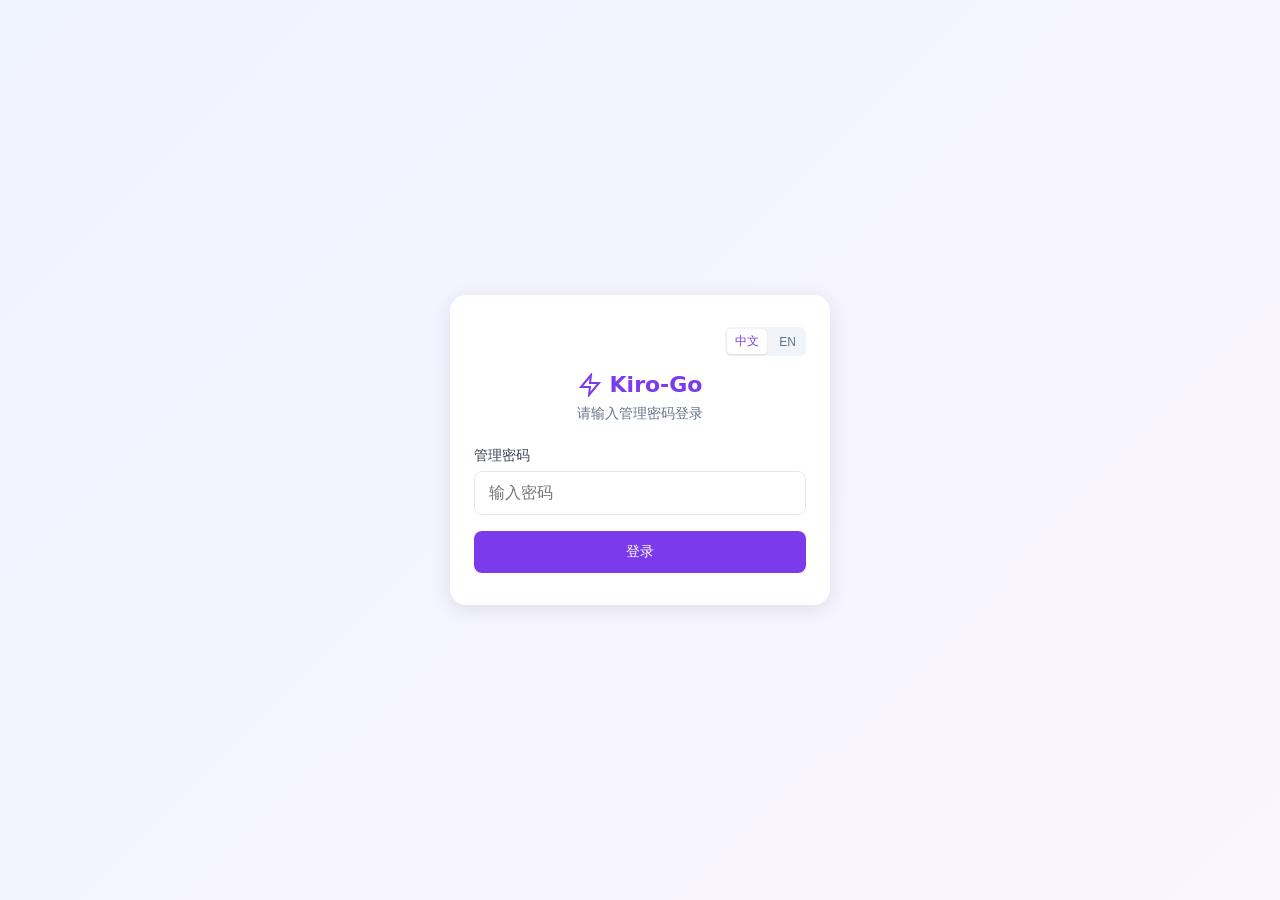
<file: web/index-legacy.html>
<!DOCTYPE html>
<html lang="zh">

<head>
    <meta charset="UTF-8">
    <meta name="viewport" content="width=device-width, initial-scale=1.0, maximum-scale=1.0, user-scalable=no">
    <title>Kiro-Go</title>
    <link rel="icon" type="image/png" href="/admin/icon.png?v=20260724">
    <style>
        * {
            box-sizing: border-box;
            margin: 0;
            padding: 0;
        }

        body {
            font-family: system-ui, -apple-system, sans-serif;
            background: #f8fafc;
            color: #1e293b;
            min-height: 100vh;
            -webkit-tap-highlight-color: transparent;
        }

        .container {
            max-width: 1100px;
            margin: 0 auto;
            padding: 16px;
        }

        .login-wrapper {
            min-height: 100vh;
            display: flex;
            align-items: center;
            justify-content: center;
            background: linear-gradient(135deg, #f0f4ff 0%, #faf5ff 100%);
            padding: 16px;
        }

        .login-box {
            background: #fff;
            padding: 32px 24px;
            border-radius: 16px;
            box-shadow: 0 4px 20px rgba(0, 0, 0, 0.1);
            width: 100%;
            max-width: 380px;
        }

        .login-box h1 {
            text-align: center;
            color: #7c3aed;
            margin-bottom: 8px;
            font-size: 22px;
            justify-content: center;
        }

        .login-box p {
            text-align: center;
            color: #64748b;
            margin-bottom: 24px;
            font-size: 14px;
        }

        .form-group {
            margin-bottom: 16px;
        }

        label {
            display: block;
            margin-bottom: 6px;
            color: #374151;
            font-size: 14px;
            font-weight: 500;
        }

        input[type="text"],
        input[type="password"],
        input[type="number"],
        select,
        textarea {
            width: 100%;
            padding: 12px 14px;
            border: 1px solid #e2e8f0;
            border-radius: 8px;
            font-size: 16px;
            background: #fff;
            color: #1e293b;
            -webkit-appearance: none;
        }

        input:focus,
        textarea:focus {
            outline: none;
            border-color: #7c3aed;
            box-shadow: 0 0 0 3px rgba(124, 58, 237, 0.1);
        }

        textarea {
            resize: vertical;
            min-height: 100px;
            font-family: monospace;
            font-size: 14px;
        }

        .btn {
            padding: 12px 18px;
            border: none;
            border-radius: 8px;
            cursor: pointer;
            font-size: 14px;
            font-weight: 500;
            transition: all 0.2s;
            touch-action: manipulation;
        }

        .btn-primary {
            background: #7c3aed;
            color: white;
        }

        .btn-primary:hover,
        .btn-primary:active {
            background: #6d28d9;
        }

        .btn-danger {
            background: #ef4444;
            color: white;
        }

        .btn-secondary {
            background: #f1f5f9;
            color: #374151;
        }

        .btn-success {
            background: #10B981;
            color: white;
        }

        .btn-sm {
            padding: 8px 12px;
            font-size: 13px;
        }

        .card {
            background: #fff;
            border-radius: 12px;
            padding: 16px;
            margin-bottom: 16px;
            box-shadow: 0 1px 3px rgba(0, 0, 0, 0.1);
        }

        .card-header {
            display: flex;
            justify-content: space-between;
            align-items: center;
            margin-bottom: 16px;
            padding-bottom: 12px;
            border-bottom: 1px solid #e2e8f0;
            flex-wrap: wrap;
            gap: 12px;
        }

        .card-title {
            font-size: 16px;
            font-weight: 600;
        }

        .card-actions {
            display: flex;
            gap: 8px;
            flex-wrap: wrap;
        }

        .stats-grid {
            display: grid;
            grid-template-columns: repeat(3, 1fr);
            gap: 10px;
            margin-bottom: 20px;
        }

        .stat-card {
            background: #fff;
            border-radius: 10px;
            padding: 12px 8px;
            text-align: center;
            box-shadow: 0 1px 3px rgba(0, 0, 0, 0.1);
        }

        .stat-value {
            font-size: 20px;
            font-weight: 700;
            color: #7c3aed;
        }

        .stat-label {
            font-size: 11px;
            color: #64748b;
            margin-top: 2px;
        }

        .badge {
            display: inline-block;
            padding: 3px 8px;
            border-radius: 4px;
            font-size: 11px;
            font-weight: 500;
            white-space: nowrap;
        }

        .badge-success {
            background: #dcfce7;
            color: #16a34a;
        }

        .badge-warning {
            background: #fef3c7;
            color: #d97706;
        }

        .badge-error {
            background: #fee2e2;
            color: #dc2626;
        }

        .badge-info {
            background: #ede9fe;
            color: #7c3aed;
        }

        .badge-pro {
            background: #3b82f6;
            color: white;
        }

        .badge-proplus {
            background: #8b5cf6;
            color: white;
        }

        .badge-power {
            background: #f59e0b;
            color: white;
        }

        .badge-free {
            background: #6b7280;
            color: white;
        }

        .badge-trial {
            background: #10b981;
            color: white;
        }

        .badge-banned {
            background: #dc2626;
            color: white;
        }

        .badge-suspended {
            background: #f59e0b;
            color: white;
        }

        .modal {
            display: none;
            position: fixed;
            top: 0;
            left: 0;
            width: 100%;
            height: 100%;
            background: rgba(0, 0, 0, 0.5);
            z-index: 1000;
            padding: 16px;
            overflow-y: auto;
        }

        .modal.active {
            display: flex;
            align-items: flex-start;
            justify-content: center;
            padding-top: 5vh;
        }

        .modal-content {
            background: #fff;
            border-radius: 12px;
            padding: 20px;
            width: 100%;
            max-width: 600px;
            margin-bottom: 20px;
        }

        .modal-header {
            display: flex;
            justify-content: space-between;
            align-items: center;
            margin-bottom: 20px;
        }

        .modal-title {
            font-size: 18px;
            font-weight: 600;
        }

        .modal-close {
            background: none;
            border: none;
            font-size: 28px;
            cursor: pointer;
            color: #64748b;
            padding: 0 8px;
        }

        .modal-footer {
            margin-top: 20px;
            display: flex;
            gap: 10px;
            justify-content: flex-end;
        }

        .switch {
            position: relative;
            display: inline-block;
            width: 44px;
            height: 24px;
            flex-shrink: 0;
        }

        .switch input {
            opacity: 0;
            width: 0;
            height: 0;
            position: absolute;
        }

        .slider {
            position: absolute;
            cursor: pointer;
            top: 0;
            left: 0;
            right: 0;
            bottom: 0;
            background: #cbd5e1;
            border-radius: 24px;
            transition: 0.3s;
        }

        .slider:before {
            position: absolute;
            content: "";
            height: 18px;
            width: 18px;
            left: 3px;
            bottom: 3px;
            background: white;
            border-radius: 50%;
            transition: 0.3s;
        }

        input:checked+.slider {
            background: #7c3aed;
        }

        input:checked+.slider:before {
            transform: translateX(20px);
        }

        .tabs {
            display: flex;
            gap: 4px;
            margin-bottom: 16px;
            background: #f1f5f9;
            padding: 4px;
            border-radius: 10px;
            overflow-x: auto;
            -webkit-overflow-scrolling: touch;
        }

        .tab {
            padding: 10px 16px;
            border-radius: 8px;
            cursor: pointer;
            color: #64748b;
            font-weight: 500;
            font-size: 14px;
            white-space: nowrap;
            flex-shrink: 0;
        }

        .tab:hover {
            color: #374151;
        }

        .tab.active {
            background: #fff;
            color: #7c3aed;
            box-shadow: 0 1px 3px rgba(0, 0, 0, 0.1);
        }

        .hidden {
            display: none !important;
        }

        .message {
            padding: 12px 16px;
            border-radius: 8px;
            margin-bottom: 12px;
            font-size: 14px;
        }

        .message-error {
            background: #fee2e2;
            color: #dc2626;
        }

        .endpoint {
            background: #f8fafc;
            padding: 12px;
            border-radius: 8px;
            font-family: monospace;
            font-size: 12px;
            margin-bottom: 10px;
            display: flex;
            justify-content: space-between;
            align-items: center;
            gap: 10px;
            word-break: break-all;
        }

        .endpoint span {
            flex: 1;
        }

        .header {
            display: flex;
            align-items: center;
            justify-content: space-between;
            margin-bottom: 16px;
            gap: 12px;
        }

        .header h1 {
            font-size: 18px;
            color: #7c3aed;
        }

        .account-card {
            background: #fff;
            border-radius: 12px;
            padding: 14px;
            margin-bottom: 12px;
            box-shadow: 0 1px 3px rgba(0, 0, 0, 0.1);
            border-left: 4px solid #7c3aed;
        }

        .account-header {
            display: flex;
            justify-content: space-between;
            align-items: flex-start;
            margin-bottom: 10px;
            gap: 10px;
        }

        .account-info {
            flex: 1;
            min-width: 0;
        }

        .account-email {
            font-weight: 600;
            font-size: 14px;
            color: #1e293b;
            word-break: break-all;
        }

        .account-meta {
            display: flex;
            gap: 6px;
            flex-wrap: wrap;
            margin-top: 6px;
        }

        .account-usage {
            margin: 10px 0;
        }

        .usage-bar {
            height: 6px;
            background: #e2e8f0;
            border-radius: 3px;
            overflow: hidden;
        }

        .usage-fill {
            height: 100%;
            background: #7c3aed;
            border-radius: 3px;
            transition: width 0.3s;
        }

        .usage-fill.high {
            background: #f59e0b;
        }

        .usage-fill.critical {
            background: #ef4444;
        }

        .usage-text {
            display: flex;
            justify-content: space-between;
            font-size: 11px;
            color: #64748b;
            margin-top: 4px;
        }

        .usage-label {
            font-size: 12px;
            color: #64748b;
            margin-bottom: 4px;
            font-weight: 500;
        }

        .account-usage+.account-usage {
            margin-top: 8px;
        }

        .badge-trial {
            background: #10b981;
            color: white;
        }

        .account-stats {
            display: grid;
            grid-template-columns: repeat(5, 1fr);
            gap: 6px;
            margin-top: 10px;
            padding-top: 10px;
            border-top: 1px solid #e2e8f0;
        }

        .account-stat {
            text-align: center;
        }

        .account-stat-value {
            font-weight: 600;
            font-size: 13px;
        }

        .account-stat-label {
            font-size: 10px;
            color: #64748b;
        }

        .account-actions {
            display: flex;
            gap: 6px;
            flex-shrink: 0;
            flex-wrap: wrap;
        }

        .detail-section {
            margin-bottom: 20px;
        }

        .detail-section h4 {
            font-size: 13px;
            color: #64748b;
            margin-bottom: 10px;
            text-transform: uppercase;
            letter-spacing: 0.5px;
        }

        .detail-grid {
            display: grid;
            grid-template-columns: 1fr;
            gap: 10px;
        }

        .detail-item {
            background: #f8fafc;
            padding: 10px 12px;
            border-radius: 8px;
        }

        .detail-label {
            font-size: 11px;
            color: #64748b;
            margin-bottom: 2px;
        }

        .detail-value {
            font-size: 13px;
            font-weight: 500;
            word-break: break-all;
        }

        .model-list {
            display: grid;
            gap: 8px;
            max-height: 250px;
            overflow-y: auto;
        }

        .model-item {
            background: #f8fafc;
            padding: 14px 16px;
            border-radius: 8px;
            margin-bottom: 10px;
            transition: background 0.2s ease;
        }

        .model-item:last-child {
            margin-bottom: 0;
        }

        .model-item:hover {
            background: #f1f5f9;
        }

        .model-name {
            font-weight: 600;
            font-size: 14px;
            color: #0f172a;
            line-height: 1.4;
        }

        .model-credit {
            font-size: 13px;
            margin-top: 4px;
        }

        .credit-ratio {
            color: #7c3aed;
            font-weight: 600;
        }

        .model-info {
            font-size: 12px;
            color: #64748b;
            margin-top: 6px;
            line-height: 1.5;
        }

        .btn-icon {
            display: inline-flex;
            align-items: center;
            justify-content: center;
            width: 36px;
            height: 36px;
            padding: 0;
        }

        .btn-icon svg {
            width: 18px;
            height: 18px;
        }

        .loading {
            opacity: 0.6;
            pointer-events: none;
        }

        .logo {
            display: flex;
            align-items: center;
            gap: 8px;
        }

        .logo svg {
            width: 24px;
            height: 24px;
            color: #7c3aed;
        }

        .machine-id-row {
            display: flex;
            gap: 8px;
            align-items: stretch;
            flex-wrap: wrap;
        }

        .machine-id-row input {
            flex: 1;
            min-width: 200px;
            font-family: monospace;
            font-size: 11px;
        }

        .machine-id-row .btn {
            flex-shrink: 0;
        }

        .lang-switch {
            display: flex;
            gap: 4px;
            background: #f1f5f9;
            padding: 2px;
            border-radius: 6px;
        }

        .lang-btn {
            padding: 4px 8px;
            border: none;
            background: transparent;
            cursor: pointer;
            font-size: 12px;
            border-radius: 4px;
            color: #64748b;
        }

        .lang-btn.active {
            background: #fff;
            color: #7c3aed;
            box-shadow: 0 1px 2px rgba(0, 0, 0, 0.1);
        }

        .header-right {
            display: flex;
            align-items: center;
            gap: 10px;
        }

        @media (max-width: 640px) {
            .container {
                padding: 12px;
            }

            .stats-grid {
                grid-template-columns: repeat(3, 1fr);
                gap: 8px;
            }

            .stat-card {
                padding: 10px 6px;
            }

            .stat-value {
                font-size: 18px;
            }

            .stat-label {
                font-size: 10px;
            }

            .card {
                padding: 14px;
            }

            .card-header {
                flex-direction: column;
                align-items: flex-start;
            }

            .card-actions {
                width: 100%;
            }

            .card-actions .btn {
                flex: 1;
                text-align: center;
            }

            .account-header {
                flex-direction: column;
            }

            .account-actions {
                width: 100%;
                justify-content: flex-start;
            }

            .account-actions .btn {
                padding: 8px 10px;
                font-size: 12px;
            }

            .account-stats {
                grid-template-columns: repeat(2, 1fr);
            }

            .detail-grid {
                grid-template-columns: 1fr;
            }

            .tabs {
                gap: 2px;
            }

            .tab {
                padding: 10px 12px;
                font-size: 13px;
            }

            .modal-content {
                padding: 16px;
            }

            .endpoint {
                flex-direction: column;
                align-items: stretch;
            }

            .endpoint .btn {
                width: 100%;
            }

            .machine-id-row {
                flex-direction: column;
            }

            .machine-id-row input {
                min-width: 100%;
            }

            .machine-id-row .btn {
                width: 100%;
            }
        }

        @media (min-width: 641px) {
            .detail-grid {
                grid-template-columns: repeat(2, 1fr);
            }
        }

        /* 隐私模式开关样式 */
        .privacy-toggle {
            white-space: nowrap;
        }

        @media (max-width: 640px) {
            .privacy-toggle {
                order: -1;
                width: 100%;
                justify-content: space-between;
                padding: 8px 0;
                border-bottom: 1px solid #e2e8f0;
                margin-bottom: 8px;
            }

            .privacy-toggle span {
                font-size: 14px;
            }
        }
    </style>
</head>

<body>
    <div id="loginPage" class="login-wrapper">
        <div class="login-box">
            <div style="display:flex;justify-content:flex-end;margin-bottom:16px">
                <div class="lang-switch">
                    <button class="lang-btn" data-lang="zh" onclick="setLang('zh')">中文</button>
                    <button class="lang-btn" data-lang="en" onclick="setLang('en')">EN</button>
                </div>
            </div>
            <h1 class="logo"><svg viewBox="0 0 24 24" fill="none" stroke="currentColor" stroke-width="2">
                    <path d="M13 2L3 14h9l-1 8 10-12h-9l1-8z" />
                </svg>Kiro-Go</h1>
            <p data-i18n="login.subtitle"></p>
            <div class="form-group">
                <label data-i18n="login.password"></label>
                <input type="password" id="pwdField" data-i18n-placeholder="login.passwordPlaceholder"
                    autocomplete="off">
            </div>
            <button type="button" class="btn btn-primary" style="width:100%" onclick="login()"
                data-i18n="login.submit"></button>
            <div id="loginError" class="message message-error hidden" style="margin-top:12px"></div>
        </div>
    </div>
    <div id="mainPage" class="container hidden">
        <div class="header">
            <h1 class="logo"><svg viewBox="0 0 24 24" fill="none" stroke="currentColor" stroke-width="2">
                    <path d="M13 2L3 14h9l-1 8 10-12h-9l1-8z" />
                </svg>Kiro-Go</h1>
            <div class="header-right">
                <div class="lang-switch">
                    <button class="lang-btn" data-lang="zh" onclick="setLang('zh')">中文</button>
                    <button class="lang-btn" data-lang="en" onclick="setLang('en')">EN</button>
                </div>
                <span class="badge badge-success" id="statusBadge" data-i18n="status.running"></span>
                <span class="badge badge-info" id="versionBadge" style="cursor:pointer" onclick="checkUpdate(true)"></span>
                <button class="btn btn-sm btn-danger" onclick="logout()" data-i18n="common.logout" style="padding:4px 12px;font-size:12px"></button>
            </div>
        </div>
        <div class="stats-grid">
            <div class="stat-card">
                <div class="stat-value" id="statAccounts">0</div>
                <div class="stat-label" data-i18n="stats.accounts"></div>
            </div>
            <div class="stat-card">
                <div class="stat-value" id="statRequests">0</div>
                <div class="stat-label" data-i18n="stats.requests"></div>
            </div>
            <div class="stat-card">
                <div class="stat-value" id="statSuccess">0</div>
                <div class="stat-label" data-i18n="stats.success"></div>
            </div>
            <div class="stat-card">
                <div class="stat-value" id="statFailed">0</div>
                <div class="stat-label" data-i18n="stats.failed"></div>
            </div>
            <div class="stat-card">
                <div class="stat-value" id="statTokens">0</div>
                <div class="stat-label">Tokens</div>
            </div>
            <div class="stat-card">
                <div class="stat-value" id="statCredits">0</div>
                <div class="stat-label">Credits</div>
            </div>
        </div>
        <div class="tabs">
            <div class="tab active" data-tab="accounts" data-i18n="tabs.accounts"></div>
            <div class="tab" data-tab="settings" data-i18n="tabs.settings"></div>
            <div class="tab" data-tab="api" data-i18n="tabs.api"></div>
        </div>
        <div id="tabAccounts" class="tab-content">
            <div class="card">
                <div class="card-header">
                    <span class="card-title" data-i18n="accounts.title"></span>
                    <div class="card-actions">
                        <div class="privacy-toggle" style="display:flex;align-items:center;gap:8px;cursor:pointer;user-select:none">
                            <span style="font-size:13px;color:#374151;font-weight:500" data-i18n="privacy.label"></span>
                            <label class="switch" style="margin:0">
                                <input type="checkbox" id="privacyModeToggle" checked onchange="togglePrivacyMode()">
                                <span class="slider"></span>
                            </label>
                        </div>
                        <button class="btn btn-secondary btn-sm" onclick="showExportModal()" data-i18n="accounts.export"></button>
                        <button class="btn btn-secondary btn-sm" onclick="refreshAllModels()" data-i18n="models.refreshAll"></button>
                        <button class="btn btn-primary btn-sm" onclick="showModal('add')" data-i18n="accounts.add"></button>
                    </div>
                </div>
                <div id="accountsToolbar" style="display:flex;gap:8px;align-items:center;padding:0 20px 12px">
                    <label style="display:flex;align-items:center;gap:4px;cursor:pointer;user-select:none;flex-shrink:0"><input type="checkbox" id="selectAllCheckbox" onchange="toggleSelectAll(this.checked)" style="width:15px;height:15px;cursor:pointer"> <span style="font-size:13px;color:#374151" data-i18n="batch.selectAll"></span></label>
                    <div style="height:16px;width:1px;background:#e2e8f0;flex-shrink:0"></div>
                    <div id="batchBar" style="display:none;align-items:center;gap:6px;flex-shrink:0">
                        <span id="batchCount" style="font-size:12px;color:#7c3aed;font-weight:600;white-space:nowrap"></span>
                        <button class="btn btn-sm btn-primary" onclick="batchAction('enable')" style="padding:3px 10px;font-size:12px" data-i18n="batch.enable"></button>
                        <button class="btn btn-sm btn-secondary" onclick="batchAction('disable')" style="padding:3px 10px;font-size:12px" data-i18n="batch.disable"></button>
                        <button class="btn btn-sm btn-secondary" onclick="batchAction('refresh')" style="padding:3px 10px;font-size:12px" data-i18n="batch.refresh"></button>
                        <button class="btn btn-sm btn-secondary" onclick="batchRefreshModels()" style="padding:3px 10px;font-size:12px" data-i18n="batch.refreshModels"></button>
                        <div style="height:16px;width:1px;background:#e2e8f0;flex-shrink:0"></div>
                    </div>
                    <div style="display:flex;gap:6px;align-items:center;margin-left:auto;flex-shrink:0">
                        <input type="text" id="filterSearch" oninput="onFilterChange()" style="width:260px;padding:8px 12px;border:1px solid #e2e8f0;border-radius:6px;font-size:14px;outline:none" data-i18n-placeholder="filter.search">
                        <select id="filterStatusSelect" onchange="onFilterChange()" style="padding:4px 6px;border:1px solid #e2e8f0;border-radius:6px;font-size:12px;background:#fff;cursor:pointer">
                            <option value="all" data-i18n="filter.all"></option>
                            <option value="enabled" data-i18n="filter.enabled"></option>
                            <option value="disabled" data-i18n="filter.disabled"></option>
                            <option value="banned" data-i18n="filter.banned"></option>
                        </select>
                    </div>
                </div>
                <div id="accountsList"></div>
            </div>
        </div>
        <div id="tabSettings" class="tab-content hidden">
            <div class="card">
                <div class="card-header"><span class="card-title" data-i18n="settings.apiSettings"></span></div>
                <div class="form-group">
                    <label style="display:flex;align-items:center;gap:10px">
                        <label class="switch"><input type="checkbox" id="requireApiKey"><span
                                class="slider"></span></label>
                        <span data-i18n="settings.enableApiKey"></span>
                    </label>
                </div>
                <div class="form-group"><label>API Key</label><div style="display:flex;gap:8px;align-items:stretch"><input type="text" id="apiKeyInput" style="flex:1"
                        data-i18n-placeholder="settings.apiKeyPlaceholder"><button class="btn btn-sm btn-secondary" onclick="generateApiKey()" data-i18n="settings.generateApiKey"></button></div></div>
                <button class="btn btn-primary" onclick="saveSettings()" data-i18n="common.save"></button>
            </div>
            <div class="card">
                <div class="card-header"><span class="card-title" data-i18n="settings.usageSettings"></span></div>
                <div class="form-group">
                    <label style="display:flex;align-items:center;gap:10px">
                        <label class="switch"><input type="checkbox" id="allowOverUsage"><span
                                class="slider"></span></label>
                        <span data-i18n="settings.allowOverUsage"></span>
                    </label>
                    <small style="color:#64748b;font-size:12px;margin-top:4px;display:block"
                        data-i18n="settings.allowOverUsageHint"></small>
                </div>
                <button class="btn btn-primary" onclick="saveOverUsageConfig()" data-i18n="common.save"></button>
            </div>
            <div class="card">
                <div class="card-header"><span class="card-title" data-i18n="settings.thinkingSettings"></span></div>
                <div class="form-group">
                    <label data-i18n="settings.thinkingSuffix"></label>
                    <input type="text" id="thinkingSuffix" placeholder="-thinking">
                    <small style="color:#64748b;font-size:12px;margin-top:4px;display:block"
                        data-i18n="settings.thinkingSuffixHint"></small>
                </div>
                <div class="form-group">
                    <label data-i18n="settings.openaiFormat"></label>
                    <select id="openaiThinkingFormat">
                        <option value="reasoning_content">reasoning_content (DeepSeek)</option>
                        <option value="thinking">&lt;thinking&gt; (Claude)</option>
                        <option value="think">&lt;think&gt; (OpenAI)</option>
                    </select>
                </div>
                <div class="form-group">
                    <label data-i18n="settings.claudeFormat"></label>
                    <select id="claudeThinkingFormat">
                        <option value="thinking">&lt;thinking&gt; (Claude)</option>
                        <option value="think">&lt;think&gt; (OpenAI)</option>
                        <option value="reasoning_content" data-i18n="settings.noTag"></option>
                    </select>
                </div>
                <button class="btn btn-primary" onclick="saveThinkingConfig()"
                    data-i18n="settings.saveThinking"></button>
            </div>
            <div class="card">
                <div class="card-header"><span class="card-title" data-i18n="settings.endpointSettings"></span></div>
                <div class="form-group">
                    <label data-i18n="settings.preferredEndpoint"></label>
                    <select id="preferredEndpoint">
                        <option value="auto" data-i18n="settings.endpointAuto"></option>
                        <option value="kiro">Kiro IDE</option>
                        <option value="codewhisperer">CodeWhisperer</option>
                        <option value="amazonq">AmazonQ</option>
                    </select>
                    <small style="color:#64748b;font-size:12px;margin-top:4px;display:block"
                        data-i18n="settings.endpointHint"></small>
                </div>
                <div class="form-group">
                    <label style="display:flex;align-items:center;gap:8px;cursor:pointer">
                        <input type="checkbox" id="endpointFallback" checked>
                        <span data-i18n="settings.endpointFallback"></span>
                    </label>
                    <small style="color:#64748b;font-size:12px;margin-top:4px;display:block"
                        data-i18n="settings.endpointFallbackHint"></small>
                </div>
                <button class="btn btn-primary" onclick="saveEndpointConfig()"
                    data-i18n="settings.saveEndpoint"></button>
            </div>
            <div class="card">
                <div class="card-header"><span class="card-title" data-i18n="settings.adminPassword"></span></div>
                <div class="form-group"><label data-i18n="settings.newPassword"></label><input type="password"
                        id="newPassword" data-i18n-placeholder="settings.newPasswordPlaceholder"></div>
                <button class="btn btn-primary" onclick="changePassword()" data-i18n="settings.changePassword"></button>
            </div>
            <div class="card">
                <div class="card-header"><span class="card-title" data-i18n="settings.proxySettings"></span></div>
                <div class="form-group">
                    <label data-i18n="settings.proxyType"></label>
                    <select id="proxyType" onchange="onProxyTypeChange()">
                        <option value="none" data-i18n="settings.proxyNone"></option>
                        <option value="socks5">SOCKS5</option>
                        <option value="http">HTTP</option>
                    </select>
                </div>
                <div id="proxyFields" style="display:none">
                    <div class="form-group">
                        <label data-i18n="settings.proxyHost"></label>
                        <div style="display:flex;gap:8px;align-items:stretch">
                            <input type="text" id="proxyHost" style="flex:1" placeholder="127.0.0.1">
                            <input type="number" id="proxyPort" style="width:90px" placeholder="1080" min="1" max="65535">
                        </div>
                    </div>
                    <div class="form-group">
                        <label data-i18n="settings.proxyAuth"></label>
                        <div style="display:flex;gap:8px">
                            <input type="text" id="proxyUsername" style="flex:1" data-i18n-placeholder="settings.proxyUsername" autocomplete="off">
                            <input type="password" id="proxyPassword" style="flex:1" data-i18n-placeholder="settings.proxyPassword" autocomplete="new-password">
                        </div>
                    </div>
                </div>
                <button class="btn btn-primary" onclick="saveProxyConfig()" data-i18n="settings.saveProxy"></button>
            </div>
            <div class="card">
                <div class="card-header"><span class="card-title" data-i18n="settings.promptFilter"></span></div>
                <div class="form-group">
                    <label style="font-weight:600;margin-bottom:12px;display:block" data-i18n="settings.builtinFilters"></label>
                    <div style="display:flex;flex-direction:column;gap:12px">
                        <div>
                            <label style="display:flex;align-items:center;gap:10px">
                                <label class="switch"><input type="checkbox" id="filterClaudeCode"><span class="slider"></span></label>
                                <span data-i18n="settings.filterClaudeCode"></span>
                            </label>
                            <small style="color:#64748b;font-size:12px;margin-top:4px;display:block;margin-left:54px" data-i18n="settings.filterClaudeCodeHint"></small>
                        </div>
                        <div>
                            <label style="display:flex;align-items:center;gap:10px">
                                <label class="switch"><input type="checkbox" id="filterEnvNoise"><span class="slider"></span></label>
                                <span data-i18n="settings.filterEnvNoise"></span>
                            </label>
                            <small style="color:#64748b;font-size:12px;margin-top:4px;display:block;margin-left:54px" data-i18n="settings.filterEnvNoiseHint"></small>
                        </div>
                        <div>
                            <label style="display:flex;align-items:center;gap:10px">
                                <label class="switch"><input type="checkbox" id="filterStripBoundaries"><span class="slider"></span></label>
                                <span data-i18n="settings.filterStripBoundaries"></span>
                            </label>
                            <small style="color:#64748b;font-size:12px;margin-top:4px;display:block;margin-left:54px" data-i18n="settings.filterStripBoundariesHint"></small>
                        </div>
                    </div>
                </div>
                <div class="form-group" style="margin-top:16px">
                    <label style="font-weight:600;margin-bottom:8px;display:block" data-i18n="settings.customRules"></label>
                    <div id="promptFilterRules" style="margin-bottom:8px"></div>
                    <div style="display:flex;gap:8px;flex-wrap:wrap">
                        <button class="btn btn-sm btn-secondary" onclick="addPromptRule('regex')" data-i18n="promptFilter.addRegex"></button>
                        <button class="btn btn-sm btn-secondary" onclick="addPromptRule('lines-containing')" data-i18n="promptFilter.addContains"></button>
                    </div>
                </div>
                <button class="btn btn-primary" onclick="savePromptFilter()" data-i18n="settings.savePromptFilter"></button>
            </div>
            <div class="card">
                <div class="card-header"><span class="card-title" data-i18n="settings.statistics"></span></div>
                <button class="btn btn-danger" onclick="resetStats()" data-i18n="settings.resetStats"></button>
            </div>
        </div>
        <div id="tabApi" class="tab-content hidden">
            <div class="card">
                <div class="card-header"><span class="card-title" data-i18n="api.endpoints"></span></div>
                <p style="margin-bottom:10px;font-weight:500;font-size:14px">Claude API</p>
                <div class="endpoint"><span id="claudeEndpoint"></span><button class="btn btn-sm btn-secondary"
                        onclick="copy('claudeEndpoint')" data-i18n="common.copy"></button></div>
                <p style="margin:14px 0 10px;font-weight:500;font-size:14px">OpenAI API</p>
                <div class="endpoint"><span id="openaiEndpoint"></span><button class="btn btn-sm btn-secondary"
                        onclick="copy('openaiEndpoint')" data-i18n="common.copy"></button></div>
                <p style="margin:14px 0 10px;font-weight:500;font-size:14px" data-i18n="api.modelList"></p>
                <div class="endpoint"><span id="modelsEndpoint"></span><button class="btn btn-sm btn-secondary"
                        onclick="copy('modelsEndpoint')" data-i18n="common.copy"></button></div>
                <p style="margin:14px 0 10px;font-weight:500;font-size:14px" data-i18n="api.stats"></p>
                <div class="endpoint"><span id="statsEndpoint"></span><button class="btn btn-sm btn-secondary"
                        onclick="copy('statsEndpoint')" data-i18n="common.copy"></button></div>
                <p style="font-size:12px;color:#64748b;margin-top:4px" data-i18n="api.statsHint"></p>
            </div>
        </div>
    </div>
    <div id="addModal" class="modal">
        <div class="modal-content">
            <div class="modal-header"><span class="modal-title" id="modalTitle"></span><button class="modal-close"
                    onclick="closeModal()">&times;</button></div>
            <div id="modalBody"></div>
        </div>
    </div>
    <div id="detailModal" class="modal">
        <div class="modal-content">
            <div class="modal-header"><span class="modal-title" data-i18n="detail.title"></span><button
                    class="modal-close" onclick="closeDetailModal()">&times;</button></div>
            <div id="detailBody"></div>
        </div>
    </div>
    <div id="exportModal" class="modal">
        <div class="modal-content">
            <div class="modal-header"><span class="modal-title" data-i18n="export.title"></span><button
                    class="modal-close" onclick="closeExportModal()">&times;</button></div>
            <div id="exportBody"></div>
        </div>
    </div>
    <div id="updateModal" class="modal">
        <div class="modal-content">
            <div class="modal-header"><span class="modal-title" data-i18n="update.title"></span><button
                    class="modal-close" onclick="closeUpdateModal()">&times;</button></div>
            <div id="updateBody"></div>
        </div>
    </div>
    <script>
        const i18n = {
            zh: {
                'login.subtitle': '请输入管理密码登录',
                'login.password': '管理密码',
                'login.passwordPlaceholder': '输入密码',
                'login.submit': '登录',
                'login.error': '密码错误',
                'login.connectError': '连接失败',
                'status.running': '运行中',
                'stats.accounts': '账号',
                'stats.requests': '请求',
                'stats.success': '成功',
                'stats.failed': '失败',
                'tabs.accounts': '账号',
                'tabs.settings': '设置',
                'tabs.api': 'API',
                'accounts.title': '账号列表',
                'accounts.add': '添加账号',
                'accounts.empty': '暂无账号',
                'accounts.refresh': '刷新',
                'accounts.detail': '详情',
                'accounts.enable': '启用',
                'accounts.disable': '禁用',
                'accounts.delete': '删除',
                'accounts.requests': '请求',
                'accounts.tokens': 'Tokens',
                'accounts.credits': 'Credits',
                'accounts.expiry': '到期',
                'accounts.noToken': '无Token',
                'accounts.expired': '已过期',
                'accounts.disabled': '已禁用',
                'accounts.normal': '正常',
                'accounts.enabled': '已启用',
                'accounts.banned': '已封禁',
                'accounts.suspended': '已暂停',
                'accounts.refreshFailed': '刷新失败',
                'accounts.confirmDelete': '确定删除？',
                'accounts.mainQuota': '主配额',
                'accounts.trialQuota': '试用配额',
                'accounts.trial': '试用中',
                'accounts.trialExpired': '已过期',
                'accounts.trialToday': '今天到期',
                'accounts.copyJSON': '复制 JSON',
                'accounts.copyJSONSuccess': 'JSON 已复制到剪贴板',
                'accounts.trialDays': '天后到期',
                'accounts.overage': '超额调用',
                'time.expired': '已过期',
                'time.minutes': '分钟',
                'time.hours': '小时',
                'time.days': '天',
                'settings.apiSettings': 'API 设置',
                'settings.enableApiKey': '启用 API Key 验证',
                'settings.apiKeyPlaceholder': '留空则不验证',
                'settings.generateApiKey': '随机生成',
                'settings.usageSettings': '用量控制',
                'settings.allowOverUsage': '允许超额使用',
                'settings.allowOverUsageHint': '开启后，即使账号额度用尽也会继续使用该账号处理请求，不再因余额不足而报错',
                'settings.overUsageSaved': '超额使用设置已保存',
                'settings.thinkingSettings': 'Thinking 模式设置',
                'settings.thinkingSuffix': '触发后缀',
                'settings.thinkingSuffixHint': '模型名称加此后缀即启用思考模式，如 claude-sonnet-4.5-thinking',
                'settings.openaiFormat': 'OpenAI API 输出格式',
                'settings.claudeFormat': 'Claude API 输出格式',
                'settings.noTag': '直接输出 (无标签)',
                'settings.saveThinking': '保存 Thinking 设置',
                'settings.thinkingSaved': 'Thinking 设置已保存',
                'settings.endpointSettings': 'Kiro 端点设置',
                'settings.preferredEndpoint': '首选端点',
                'settings.endpointAuto': '自动选择',
                'settings.endpointHint': '选择首选端点，自动选择模式下会根据可用性自动选择端点',
                'settings.endpointFallback': '端点不可用时自动切换',
                'settings.endpointFallbackHint': '关闭后，仅使用选定的端点，不会自动切换到其他端点',
                'settings.saveEndpoint': '保存端点设置',
                'settings.endpointSaved': '端点设置已保存',
                'settings.adminPassword': '管理密码',
                'settings.newPassword': '新密码',
                'settings.newPasswordPlaceholder': '输入新密码',
                'settings.changePassword': '修改密码',
                'settings.passwordRequired': '请输入新密码',
                'settings.passwordChanged': '密码已修改',
                'settings.statistics': '统计',
                'settings.resetStats': '重置统计',
                'settings.confirmReset': '确定重置统计？',
                'settings.proxySettings': '出站代理设置',
                'settings.proxyType': '代理类型',
                'settings.proxyNone': '直连（不使用代理）',
                'settings.proxyHost': '地址 / 端口',
                'settings.proxyAuth': '认证（可选）',
                'settings.proxyUsername': '用户名',
                'settings.proxyPassword': '密码',
                'settings.proxyHostRequired': '请填写代理地址和端口',
                'settings.saveProxy': '保存代理设置',
                'settings.proxySaved': '代理设置已保存',
                'settings.promptFilter': 'System Prompt 过滤',
                'settings.builtinFilters': '内置过滤器',
                'settings.filterClaudeCode': '替换 Claude Code CLI 系统提示',
                'settings.filterClaudeCodeHint': '检测到 Claude Code 内置系统提示时，替换为精简的后端提示词，避免泄露大量 CLI 指令到请求体。',
                'settings.filterEnvNoise': '过滤环境噪音行',
                'settings.filterEnvNoiseHint': '移除系统提示中注入的环境变量、Git 状态、最近提交等噪音内容。',
                'settings.filterStripBoundaries': '移除边界标记',
                'settings.filterStripBoundariesHint': '移除 --- SYSTEM PROMPT --- / --- END SYSTEM PROMPT --- 等边界标记行。',
                'settings.savePromptFilter': '保存过滤设置',
                'settings.promptFilterSaved': '过滤设置已保存',
                'settings.customRules': '自定义过滤规则',
                'api.endpoints': 'API 端点',
                'api.modelList': '模型列表',
                'api.stats': '统计数据',
                'api.statsHint': '需要在请求头中携带 API Key 鉴权（Authorization: Bearer sk-xxx），未启用 API Key 验证时无需鉴权',
                'detail.title': '账号详情',
                'detail.basicInfo': '基本信息',
                'detail.email': '邮箱',
                'detail.userId': '用户ID',
                'detail.authMethod': '认证方式',
                'detail.region': 'Region',
                'detail.machineId': '机器码',
                'detail.generate': '生成',
                'detail.subscription': '订阅信息',
                'detail.subscriptionType': '订阅类型',
                'detail.tokenExpiry': 'Token到期',
                'detail.usage': '用量',
                'detail.mainQuota': '主配额',
                'detail.trialQuota': '试用配额',
                'detail.trialStatus': '试用状态',
                'detail.trialExpiry': '试用到期',
                'detail.resetDate': '重置日期',
                'detail.statistics': '统计',
                'detail.requestCount': '请求数',
                'detail.errorCount': '错误数',
                'detail.totalTokens': '总Tokens',
                'detail.totalCredits': '总Credits',
                'detail.models': '可用模型',
                'detail.loadModels': '加载',
                'detail.refreshModelCache': '刷新路由缓存',
                'detail.loading': '加载中...',
                'detail.noModels': '无可用模型',
                'detail.loadFailed': '加载失败',
                'detail.machineIdError': '机器码格式错误',
                'detail.saved': '已保存',
                'detail.saveFailed': '保存失败',
                'detail.generateFailed': '生成失败',
                'modal.addAccount': '添加账号',
                'modal.builderIdTitle': 'AWS Builder ID',
                'modal.builderIdDesc': '通过 AWS Builder ID 授权登录添加个人账号',
                'modal.iamTitle': 'IAM Identity Center (企业 SSO) 登录',
                'modal.iamDesc': '通过 IAM Identity Center (企业 SSO) 授权添加企业账号',
                'modal.microsoftTitle': 'Microsoft Enterprise SSO 登录',
                'modal.microsoftDesc': '通过 Microsoft Entra ID 企业账号授权登录 Kiro',
                'microsoft.instructions': '登录流程与 IAM 企业 SSO 一致：打开登录页；浏览器跳转到 localhost 失败后，复制地址栏中的完整回调 URL 并粘贴到下方。服务不会监听或暴露 3128 端口。',
                'microsoft.loginUrl': '登录地址',
                'microsoft.callbackUrl': '回调 URL',
                'microsoft.callbackPlaceholder': 'http://localhost:3128/...（请粘贴完整地址）',
                'microsoft.start': '开始登录',
                'microsoft.continue': '继续登录',
                'microsoft.callbackRequired': '请先粘贴完整的回调 URL',
                'microsoft.kiroPrompt': '完成 Kiro 登录后，复制浏览器地址栏中的完整 localhost 回调 URL。',
                'microsoft.providerPrompt': '继续完成 Microsoft 登录，再复制新的完整 localhost 回调 URL。',
                'microsoft.selectProfile': '选择 Kiro Profile',
                'microsoft.profileHint': '该 Microsoft 账号关联了多个 Kiro Profile，请选择要添加的一个。',
                'microsoft.confirmProfile': '确认添加',
                'microsoft.success': 'Microsoft Enterprise SSO 登录成功',
                'modal.ssoTitle': 'SSO Token',
                'modal.ssoDesc': '通过浏览器 x-amz-sso_authn Token 添加账号',
                'modal.localTitle': 'Kiro 本地缓存',
                'modal.localDesc': '通过 Kiro IDE 本地缓存文件添加账号',
                'modal.credentialsTitle': '凭证 JSON',
                'modal.credentialsDesc': '通过 Kiro Account Manager 导出的凭证添加账号',
                'modal.cookieTitle': 'Kiro 网页 Cookie',
                'modal.cookieDesc': '通过从 Kiro 网页 Cookie 中获取的 RefreshToken 添加账号',
                'cookie.howToGet': '如何获取 RefreshToken？',
                'cookie.step1': '打开浏览器，访问并登录',
                'cookie.step2': '在页面空白处右键 → 检查 → Application → Cookies → https://app.kiro.dev',
                'cookie.step3': '在列表中找到 <b>RefreshToken</b>，双击其 Value 列并复制',
                'cookie.refreshToken': 'RefreshToken',
                'cookie.provider': '登录方式',
                'cookie.github': 'GitHub',
                'cookie.google': 'Google',
                'cookie.refreshTokenPlaceholder': '粘贴 RefreshToken Cookie 的值',
                'cookie.refreshTokenMissing': '请填写 RefreshToken',
                'cookie.importSuccess': '账号添加成功',
                'cookie.link': 'https://app.kiro.dev/account/usage',
                'builderid.startLogin': '开始登录',
                'builderid.verifyCode': '请在浏览器中输入上方验证码',
                'builderid.verifyUrl': '验证链接',
                'builderid.open': '打开',
                'builderid.waiting': '等待授权中...',
                'builderid.success': '登录成功',
                'iam.startUrl': 'Start URL',
                'iam.loginUrl': '登录链接',
                'iam.completeLogin': '请在浏览器中完成登录，然后粘贴回调 URL',
                'iam.callbackUrl': '回调 URL',
                'iam.complete': '完成登录',
                'sso.howToGet': '如何获取 Token?',
                'sso.step1': '在浏览器中访问并登录',
                'sso.step2': '按 F12 打开开发者工具 → Application → Cookies',
                'sso.step3': '找到并复制',
                'sso.tokenLabel': 'x-amz-sso_authn',
                'sso.tokenHint': '*支持批量导入，每行一个 Token',
                'sso.tokenPlaceholder': '粘贴 x-amz-sso_authn 值',
                'sso.importSuccess': '成功添加 {0} 个账号',
                'sso.importPartial': '，{0} 个失败',
                'local.fileLocation': '文件位置',
                'local.loginChannel': '登录渠道',
                'local.tokenFile': 'kiro-auth-token.json',
                'local.tokenRequired': '*必填',
                'local.clientFile': '{hash}.json',
                'local.clientRequired': '*IdC 登录必填',
                'local.pasteOrUpload': '粘贴文件内容或上传文件',
                'local.upload': '上传',
                'local.tokenMissing': '请提供 kiro-auth-token.json 内容',
                'local.tokenInvalid': 'kiro-auth-token.json 格式错误',
                'local.refreshTokenMissing': '缺少 refreshToken',
                'local.clientMissing': 'IdC 登录需要提供 {hash}.json 内容',
                'local.clientInvalid': '{hash}.json 格式错误',
                'local.clientSecretMissing': '缺少 clientId 或 clientSecret',
                'local.importSuccess': '导入成功',
                'credentials.label': '凭证 JSON',
                'credentials.authMethod': '认证方式',
                'credentials.authHint': '*影响 Token 刷新方式',
                'credentials.social': 'Social (AWS Builder ID / Google / GitHub)',
                'credentials.idc': 'IAM Identity Center (企业 SSO)',
                'credentials.jsonError': 'JSON 格式错误',
                'credentials.batchHint': '支持单个对象、JSON 数组或 Kiro Account Manager 导出格式批量导入。必填: refreshToken。可选: provider (BuilderId/Enterprise/Github/Google), clientId, clientSecret',
                'common.save': '保存设置',
                'common.saved': '保存',
                'common.copy': '复制',
                'common.copied': '已复制',
                'common.cancel': '取消',
                'common.back': '返回',
                'common.add': '添加',
                'common.failed': '失败',
                'common.saveFailed': '保存失败',
                'common.logout': '退出登录',
                'accounts.export': '导出',
                'models.refreshAll': '刷新模型缓存',
                'models.confirmRefreshAll': '确定为所有已启用账号刷新模型缓存？',
                'models.refreshAllDone': '模型缓存刷新完成，共缓存 {0} 个模型',
                'export.title': '导出账号',
                'export.selectAll': '全选',
                'export.deselectAll': '取消全选',
                'export.selected': '已选 {0} 个',
                'export.downloadJson': '下载 JSON',
                'export.showJson': '显示 JSON',
                'export.copyJson': '复制 JSON',
                'export.copied': '已复制到剪贴板',
                'export.noSelection': '请至少选择一个账号',
                'update.title': '版本更新',
                'update.current': '当前版本',
                'update.latest': '最新版本',
                'update.newVersion': '发现新版本',
                'update.upToDate': '已是最新版本',
                'update.checkFailed': '检查更新失败',
                'update.goDownload': '前往下载',
                'update.changelog': '更新内容',
                'privacy.label': '隐私模式',
                'privacy.tooltip': '开启后邮箱将脱敏显示',
                'batch.enable': '批量启用',
                'batch.disable': '批量禁用',
                'batch.refresh': '批量刷新',
                'batch.refreshModels': '批量刷新模型',
                'batch.selected': '已选 {0} 个',
                'batch.selectAll': '全选',
                'batch.confirmEnable': '确定批量启用 {0} 个账号？',
                'batch.confirmDisable': '确定批量禁用 {0} 个账号？',
                'batch.confirmRefresh': '确定批量刷新 {0} 个账号？',
                'batch.refreshResult': '刷新完成：成功 {0}，失败 {1}',
                'batch.confirmRefreshModels': '确定为已选 {0} 个账号刷新模型缓存？',
                'batch.refreshModelsResult': '模型缓存刷新完成：成功 {0}，失败 {1}',
                'batch.done': '操作完成',
                'filter.search': '搜索邮箱/昵称...',
                'filter.all': '全部',
                'filter.enabled': '已启用',
                'filter.disabled': '已禁用',
                'filter.banned': '已封禁',
                'accounts.weight': '权重',
                'detail.weight': '请求权重',
                'detail.weightHint': '0-1=普通, 2+=高优先级',
                'detail.overage': '超额调用设置',
                'detail.allowOverage': '配额耗尽后继续调用',
                'detail.overageHint': '超额后调用频率权重（1~10），值越大频率越高',
                'detail.proxyURL': '独立代理',
                'detail.proxyHint': '留空则使用全局代理，格式: socks5://host:port 或 http://host:port',
                'detail.proxySaved': '代理已保存',
                'accounts.test': '测试',
                'accounts.testing': '测试中...',
                'accounts.testSuccess': '测试成功',
                'accounts.testFailed': '测试失败',
                'accounts.selectModel': '选择测试模型',
                'detail.save': '保存',
                'detail.overageWeight': '超额调用权重',
                'accounts.testLog.title': '测试日志',
                'accounts.testLog.clear': '清空',
                'accounts.testLog.hide': '隐藏',
                'accounts.testLog.globalProxy': '全局代理',
                'accounts.testLog.start': '开始测试 {0} | 模型: {1} | 代理: {2}',
                'accounts.testLog.success': '✓ {0} 成功 ({1}s) 回复: {2}',
                'accounts.testLog.failed': '✗ {0} 失败 ({1}s): {2}',
                'accounts.testLog.error': '✗ {0} 异常: {1}',
                'promptFilter.noRules': '暂无自定义规则',
                'promptFilter.unnamed': '未命名',
                'promptFilter.typeRegex': '正则替换',
                'promptFilter.typeContains': '行级过滤',
                'promptFilter.match': '匹配',
                'promptFilter.replace': '替换为（留空则删除）',
                'promptFilter.emptyRemove': '留空则删除匹配内容',
                'promptFilter.addRegex': '+ 正则替换规则',
                'promptFilter.addContains': '+ 行级过滤规则'
            },
            en: {
                'login.subtitle': 'Enter admin password to login',
                'login.password': 'Admin Password',
                'login.passwordPlaceholder': 'Enter password',
                'login.submit': 'Login',
                'login.error': 'Wrong password',
                'login.connectError': 'Connection failed',
                'status.running': 'Running',
                'stats.accounts': 'Accounts',
                'stats.requests': 'Requests',
                'stats.success': 'Success',
                'stats.failed': 'Failed',
                'tabs.accounts': 'Accounts',
                'tabs.settings': 'Settings',
                'tabs.api': 'API',
                'accounts.title': 'Account List',
                'accounts.add': 'Add Account',
                'accounts.empty': 'No accounts',
                'accounts.refresh': 'Refresh',
                'accounts.detail': 'Details',
                'accounts.enable': 'Enable',
                'accounts.disable': 'Disable',
                'accounts.delete': 'Delete',
                'accounts.requests': 'Requests',
                'accounts.tokens': 'Tokens',
                'accounts.credits': 'Credits',
                'accounts.expiry': 'Expiry',
                'accounts.noToken': 'No Token',
                'accounts.expired': 'Expired',
                'accounts.disabled': 'Disabled',
                'accounts.normal': 'Active',
                'accounts.enabled': 'Enabled',
                'accounts.banned': 'Banned',
                'accounts.suspended': 'Suspended',
                'accounts.refreshFailed': 'Refresh failed',
                'accounts.confirmDelete': 'Confirm delete?',
                'accounts.copyJSON': 'Copy JSON',
                'accounts.copyJSONSuccess': 'JSON copied to clipboard',
                'accounts.overage': 'Overage',
                'time.expired': 'Expired',
                'time.minutes': 'min',
                'time.hours': 'hr',
                'time.days': 'd',
                'settings.apiSettings': 'API Settings',
                'settings.enableApiKey': 'Enable API Key Verification',
                'settings.apiKeyPlaceholder': 'Leave empty to disable',
                'settings.generateApiKey': 'Generate',
                'settings.usageSettings': 'Usage Control',
                'settings.allowOverUsage': 'Allow Over-Usage',
                'settings.allowOverUsageHint': 'When enabled, accounts will continue to serve requests even after their quota is exhausted',
                'settings.overUsageSaved': 'Over-usage settings saved',
                'settings.thinkingSettings': 'Thinking Mode Settings',
                'settings.thinkingSuffix': 'Trigger Suffix',
                'settings.thinkingSuffixHint': 'Add this suffix to model name to enable thinking mode, e.g. claude-sonnet-4.5-thinking',
                'settings.openaiFormat': 'OpenAI API Output Format',
                'settings.claudeFormat': 'Claude API Output Format',
                'settings.noTag': 'Direct output (no tag)',
                'settings.saveThinking': 'Save Thinking Settings',
                'settings.thinkingSaved': 'Thinking settings saved',
                'settings.endpointSettings': 'Kiro Endpoint Settings',
                'settings.preferredEndpoint': 'Preferred Endpoint',
                'settings.endpointAuto': 'Auto',
                'settings.endpointHint': 'Select preferred endpoint. In auto-select mode, the endpoint is automatically selected based on availability.',
                'settings.endpointFallback': 'Fallback to other endpoints',
                'settings.endpointFallbackHint': 'When disabled, only the selected endpoint is used without automatic fallback',
                'settings.saveEndpoint': 'Save Endpoint Settings',
                'settings.endpointSaved': 'Endpoint settings saved',
                'settings.adminPassword': 'Admin Password',
                'settings.newPassword': 'New Password',
                'settings.newPasswordPlaceholder': 'Enter new password',
                'settings.changePassword': 'Change Password',
                'settings.passwordRequired': 'Please enter new password',
                'settings.passwordChanged': 'Password changed',
                'settings.statistics': 'Statistics',
                'settings.resetStats': 'Reset Statistics',
                'settings.confirmReset': 'Confirm reset statistics?',
                'settings.proxySettings': 'Outbound Proxy Settings',
                'settings.proxyType': 'Proxy Type',
                'settings.proxyNone': 'Direct (no proxy)',
                'settings.proxyHost': 'Host / Port',
                'settings.proxyAuth': 'Authentication (optional)',
                'settings.proxyUsername': 'Username',
                'settings.proxyPassword': 'Password',
                'settings.proxyHostRequired': 'Please enter proxy host and port',
                'settings.saveProxy': 'Save Proxy Settings',
                'settings.proxySaved': 'Proxy settings saved',
                'settings.promptFilter': 'System Prompt Filter',
                'settings.builtinFilters': 'Built-in Filters',
                'settings.filterClaudeCode': 'Replace Claude Code CLI system prompts',
                'settings.filterClaudeCodeHint': 'Detects Claude Code built-in system prompts and replaces them with a compact backend prompt.',
                'settings.filterEnvNoise': 'Strip environment noise lines',
                'settings.filterEnvNoiseHint': 'Removes injected env vars, git status, recent commits and similar noise from system prompts.',
                'settings.filterStripBoundaries': 'Remove boundary markers',
                'settings.filterStripBoundariesHint': 'Strips --- SYSTEM PROMPT --- / --- END SYSTEM PROMPT --- marker lines.',
                'settings.savePromptFilter': 'Save Filter Settings',
                'settings.promptFilterSaved': 'Filter settings saved',
                'settings.customRules': 'Custom Filter Rules',
                'api.endpoints': 'API Endpoints',
                'api.modelList': 'Model List',
                'api.stats': 'Statistics',
                'api.statsHint': 'Requires API Key in header (Authorization: Bearer sk-xxx). No auth needed if API Key verification is disabled.',
                'detail.title': 'Account Details',
                'detail.basicInfo': 'Basic Info',
                'detail.email': 'Email',
                'detail.userId': 'User ID',
                'detail.authMethod': 'Auth Method',
                'detail.region': 'Region',
                'detail.machineId': 'Machine ID',
                'detail.generate': 'Generate',
                'detail.subscription': 'Subscription',
                'detail.subscriptionType': 'Type',
                'detail.tokenExpiry': 'Token Expiry',
                'detail.usage': 'Usage',
                'detail.resetDate': 'Reset Date',
                'detail.statistics': 'Statistics',
                'detail.requestCount': 'Requests',
                'detail.errorCount': 'Errors',
                'detail.totalTokens': 'Total Tokens',
                'detail.totalCredits': 'Total Credits',
                'detail.models': 'Available Models',
                'detail.loadModels': 'Load',
                'detail.refreshModelCache': 'Refresh Route Cache',
                'detail.loading': 'Loading...',
                'detail.noModels': 'No models available',
                'detail.loadFailed': 'Load failed',
                'detail.machineIdError': 'Invalid machine ID format',
                'detail.saved': 'Saved',
                'detail.saveFailed': 'Save failed',
                'detail.generateFailed': 'Generate failed',
                'modal.addAccount': 'Add Account',
                'modal.builderIdTitle': 'AWS Builder ID',
                'modal.builderIdDesc': 'Add personal account via AWS Builder ID authorization',
                'modal.iamTitle': 'IAM Identity Center (Enterprise SSO)',
                'modal.iamDesc': 'Add enterprise account via IAM Identity Center SSO',
                'modal.microsoftTitle': 'Microsoft Enterprise SSO',
                'modal.microsoftDesc': 'Authorize a Kiro enterprise account with Microsoft Entra ID',
                'microsoft.instructions': 'This follows the IAM Enterprise SSO interaction: open the sign-in page; when the browser cannot reach localhost, copy the complete callback URL from the address bar and paste it below. The service does not listen on or expose port 3128.',
                'microsoft.loginUrl': 'Sign-in URL',
                'microsoft.callbackUrl': 'Callback URL',
                'microsoft.callbackPlaceholder': 'http://localhost:3128/... (paste the complete URL)',
                'microsoft.start': 'Start sign-in',
                'microsoft.continue': 'Continue',
                'microsoft.callbackRequired': 'Paste the complete callback URL first',
                'microsoft.kiroPrompt': 'After Kiro sign-in, copy the complete localhost callback URL from the browser address bar.',
                'microsoft.providerPrompt': 'Complete Microsoft sign-in, then copy the new complete localhost callback URL.',
                'microsoft.selectProfile': 'Select Kiro Profile',
                'microsoft.profileHint': 'This Microsoft account has multiple Kiro profiles. Select the one to add.',
                'microsoft.confirmProfile': 'Add selected profile',
                'microsoft.success': 'Microsoft Enterprise SSO sign-in succeeded',
                'modal.ssoTitle': 'SSO Token',
                'modal.ssoDesc': 'Add account via browser x-amz-sso_authn token',
                'modal.localTitle': 'Kiro Local Cache',
                'modal.localDesc': 'Add account via Kiro IDE local cache files',
                'modal.credentialsTitle': 'Credentials JSON',
                'modal.credentialsDesc': 'Add account via Kiro Account Manager exported credentials',
                'modal.cookieTitle': 'Kiro Web Cookie',
                'modal.cookieDesc': 'Add account via RefreshToken obtained from Kiro Web Cookie',
                'cookie.howToGet': 'How to get the RefreshToken?',
                'cookie.step1': 'Open your browser and sign in at',
                'cookie.step2': 'Right-click on blank area → Inspect → Application → Cookies → https://app.kiro.dev',
                'cookie.step3': 'Find <b>RefreshToken</b> in the list, double-click its Value and copy it',
                'cookie.refreshToken': 'RefreshToken',
                'cookie.provider': 'Login Provider',
                'cookie.github': 'GitHub',
                'cookie.google': 'Google',
                'cookie.refreshTokenPlaceholder': 'Paste the RefreshToken cookie value here',
                'cookie.refreshTokenMissing': 'RefreshToken is required',
                'cookie.importSuccess': 'Account added successfully',
                'cookie.link': 'https://app.kiro.dev/account/usage',
                'builderid.startLogin': 'Start Login',
                'builderid.verifyCode': 'Enter the code above in your browser',
                'builderid.verifyUrl': 'Verification URL',
                'builderid.open': 'Open',
                'builderid.waiting': 'Waiting for authorization...',
                'builderid.success': 'Login successful',
                'iam.startUrl': 'Start URL',
                'iam.loginUrl': 'Login URL',
                'iam.completeLogin': 'Complete login in browser, then paste callback URL',
                'iam.callbackUrl': 'Callback URL',
                'iam.complete': 'Complete Login',
                'sso.howToGet': 'How to get Token?',
                'sso.step1': 'Visit and login to',
                'sso.step2': 'Press F12 to open DevTools → Application → Cookies',
                'sso.step3': 'Find and copy',
                'sso.tokenLabel': 'x-amz-sso_authn',
                'sso.tokenHint': '*Supports batch import, one token per line',
                'sso.tokenPlaceholder': 'Paste x-amz-sso_authn value',
                'sso.importSuccess': 'Successfully added {0} accounts',
                'sso.importPartial': ', {0} failed',
                'local.fileLocation': 'File Location',
                'local.loginChannel': 'Login Channel',
                'local.tokenFile': 'kiro-auth-token.json',
                'local.tokenRequired': '*Required',
                'local.clientFile': '{hash}.json',
                'local.clientRequired': '*Required for IdC login',
                'local.pasteOrUpload': 'Paste content or upload file',
                'local.upload': 'Upload',
                'local.tokenMissing': 'Please provide kiro-auth-token.json content',
                'local.tokenInvalid': 'Invalid kiro-auth-token.json format',
                'local.refreshTokenMissing': 'Missing refreshToken',
                'local.clientMissing': 'IdC login requires {hash}.json content',
                'local.clientInvalid': 'Invalid {hash}.json format',
                'local.clientSecretMissing': 'Missing clientId or clientSecret',
                'local.importSuccess': 'Import successful',
                'credentials.label': 'Credentials JSON',
                'credentials.authMethod': 'Auth Method',
                'credentials.authHint': '*Affects token refresh method',
                'credentials.social': 'Social (AWS Builder ID / Google / GitHub)',
                'credentials.idc': 'IAM Identity Center (Enterprise SSO)',
                'credentials.jsonError': 'Invalid JSON format',
                'credentials.batchHint': 'Supports single object, JSON array, or Kiro Account Manager export format. Required: refreshToken. Optional: provider (BuilderId/Enterprise/Github/Google), clientId, clientSecret',
                'common.save': 'Save Settings',
                'common.saved': 'Saved',
                'common.copy': 'Copy',
                'common.copied': 'Copied',
                'common.cancel': 'Cancel',
                'common.back': 'Back',
                'common.add': 'Add',
                'common.failed': 'Failed',
                'common.saveFailed': 'Save failed',
                'common.logout': 'Logout',
                'accounts.export': 'Export',
                'models.refreshAll': 'Refresh Model Cache',
                'models.confirmRefreshAll': 'Refresh model cache for all enabled accounts?',
                'models.refreshAllDone': 'Model cache refreshed, {0} models cached',
                'export.title': 'Export Accounts',
                'export.selectAll': 'Select All',
                'export.deselectAll': 'Deselect All',
                'export.selected': '{0} selected',
                'export.downloadJson': 'Download JSON',
                'export.showJson': 'Show JSON',
                'export.copyJson': 'Copy JSON',
                'export.copied': 'Copied to clipboard',
                'export.noSelection': 'Please select at least one account',
                'update.title': 'Version Update',
                'update.current': 'Current',
                'update.latest': 'Latest',
                'update.newVersion': 'New version available',
                'update.upToDate': 'Up to date',
                'update.checkFailed': 'Update check failed',
                'update.goDownload': 'Download',
                'update.changelog': 'Changelog',
                'privacy.label': 'Privacy Mode',
                'privacy.tooltip': 'Mask email addresses when enabled',
                'batch.enable': 'Batch Enable',
                'batch.disable': 'Batch Disable',
                'batch.refresh': 'Batch Refresh',
                'batch.refreshModels': 'Batch Refresh Models',
                'batch.selected': '{0} selected',
                'batch.selectAll': 'Select All',
                'batch.confirmEnable': 'Enable {0} accounts?',
                'batch.confirmDisable': 'Disable {0} accounts?',
                'batch.confirmRefresh': 'Refresh {0} accounts?',
                'batch.refreshResult': 'Refresh done: {0} success, {1} failed',
                'batch.confirmRefreshModels': 'Refresh model cache for {0} selected accounts?',
                'batch.refreshModelsResult': 'Model cache refresh done: {0} success, {1} failed',
                'batch.done': 'Done',
                'filter.search': 'Search email/nickname...',
                'filter.all': 'All',
                'filter.enabled': 'Enabled',
                'filter.disabled': 'Disabled',
                'filter.banned': 'Banned',
                'accounts.weight': 'Weight',
                'detail.weight': 'Request Weight',
                'detail.weightHint': '0-1=normal, 2+=higher priority',
                'detail.overage': 'Overage Settings',
                'detail.allowOverage': 'Continue calling after quota is exhausted',
                'detail.overageHint': 'Call frequency weight when over quota (1–10); higher = more frequent',
                'detail.proxyURL': 'Account Proxy',
                'detail.proxyHint': 'Leave empty to use global proxy. Format: socks5://host:port or http://host:port',
                'detail.proxySaved': 'Proxy saved',
                'accounts.test': 'Test',
                'accounts.testing': 'Testing...',
                'accounts.testSuccess': 'Test OK',
                'accounts.testFailed': 'Test Failed',
                'accounts.selectModel': 'Select Test Model',
                'detail.save': 'Save',
                'detail.overageWeight': 'Overage Weight',
                'accounts.testLog.title': 'Test Log',
                'accounts.testLog.clear': 'Clear',
                'accounts.testLog.hide': 'Hide',
                'accounts.testLog.globalProxy': 'Global Proxy',
                'accounts.testLog.start': 'Testing {0} | Model: {1} | Proxy: {2}',
                'accounts.testLog.success': '✓ {0} OK ({1}s) Reply: {2}',
                'accounts.testLog.failed': '✗ {0} Failed ({1}s): {2}',
                'accounts.testLog.error': '✗ {0} Error: {1}',
                'promptFilter.noRules': 'No custom rules yet',
                'promptFilter.unnamed': 'Unnamed',
                'promptFilter.typeRegex': 'Regex Replace',
                'promptFilter.typeContains': 'Line Filter',
                'promptFilter.match': 'Match',
                'promptFilter.replace': 'Replace with (empty = remove)',
                'promptFilter.emptyRemove': 'empty removes matched content',
                'promptFilter.addRegex': '+ Regex Replace Rule',
                'promptFilter.addContains': '+ Line Filter Rule'
            }
        };
        let currentLang = localStorage.getItem('kiro_lang') || 'zh';
        function t(key, ...args) {
            let text = i18n[currentLang][key] || i18n['zh'][key] || key;
            args.forEach((arg, idx) => { text = text.replace('{' + idx + '}', arg); });
            return text;
        }
        function setLang(lang) {
            currentLang = lang;
            localStorage.setItem('kiro_lang', lang);
            document.documentElement.lang = lang;
            updateLangButtons();
            applyTranslations();
            renderAccounts();
        }
        function updateLangButtons() {
            document.querySelectorAll('.lang-btn').forEach(btn => {
                btn.classList.toggle('active', btn.dataset.lang === currentLang);
            });
        }
        function applyTranslations() {
            document.querySelectorAll('[data-i18n]').forEach(el => {
                el.textContent = t(el.dataset.i18n);
            });
            document.querySelectorAll('[data-i18n-placeholder]').forEach(el => {
                el.placeholder = t(el.dataset.i18nPlaceholder);
            });
        }

        let password = localStorage.getItem('admin_password') || '';
        const baseUrl = location.origin;
        let accountsData = [];
        let selectedAccounts = new Set();
        let filterKeyword = '';
        let filterStatus = 'all';

        // 隐私模式状态管理
        let privacyModeEnabled = true;

        // 初始化隐私模式
        function initPrivacyMode() {
            try {
                const saved = localStorage.getItem('privacyMode');
                privacyModeEnabled = saved === null ? true : saved === 'true';
                const toggle = document.getElementById('privacyModeToggle');
                if (toggle) toggle.checked = privacyModeEnabled;
            } catch (e) {
                console.warn('localStorage not available:', e);
            }
        }

        // 切换隐私模式
        function togglePrivacyMode() {
            const toggle = document.getElementById('privacyModeToggle');
            privacyModeEnabled = toggle.checked;
            try {
                localStorage.setItem('privacyMode', privacyModeEnabled);
            } catch (e) {
                console.warn('localStorage not available:', e);
            }
            renderAccounts();
        }

        // 邮箱脱敏函数
        function maskEmail(email) {
            if (!privacyModeEnabled || !email || email.indexOf('@') === -1) {
                return email;
            }

            const [localPart, domain] = email.split('@');

            // 本地部分脱敏：保留前 2 个字符
            const maskedLocal = localPart.length <= 2
                ? localPart
                : localPart.substring(0, 2) + '***';

            // 域名部分脱敏
            const domainParts = domain.split('.');
            if (domainParts.length >= 2) {
                const tld = domainParts[domainParts.length - 1]; // 顶级域名
                const sld = domainParts[domainParts.length - 2]; // 二级域名
                const maskedSld = sld.length <= 2
                    ? sld
                    : sld.substring(0, 2) + '***';

                // 子域名脱敏
                const subdomains = domainParts.slice(0, -2).map(sub =>
                    sub.length <= 2 ? sub : sub.substring(0, 2) + '***'
                );

                return maskedLocal + '@' + [...subdomains, maskedSld, tld].join('.');
            }

            return maskedLocal + '@' + domain;
        }

        // 统一获取显示用邮箱
        function getDisplayEmail(email, accountId) {
            const raw = email || (accountId ? accountId.substring(0, 12) + '...' : '-');
            return maskEmail(raw);
        }

        document.addEventListener('DOMContentLoaded', function () {
            updateLangButtons();
            applyTranslations();
            initPrivacyMode();
            if (password) tryAutoLogin();
            document.getElementById('pwdField').addEventListener('keypress', e => { if (e.key === 'Enter') login(); });
            document.querySelectorAll('.tab').forEach(tab => { tab.onclick = () => switchTab(tab.dataset.tab); });
        });
        async function tryAutoLogin() {
            // 72h 过期检查
            const loginTime = parseInt(localStorage.getItem('admin_login_time') || '0');
            if (loginTime && Date.now() - loginTime > 72 * 3600 * 1000) {
                localStorage.removeItem('admin_password');
                localStorage.removeItem('admin_login_time');
                password = '';
                return;
            }
            try {
                const res = await fetch('/admin/api/status', { headers: { 'X-Admin-Password': password } });
                if (res.ok) { showMain(); loadData(); }
            } catch (e) { }
        }
        async function login() {
            password = document.getElementById('pwdField').value;
            try {
                const res = await fetch('/admin/api/status', { headers: { 'X-Admin-Password': password } });
                if (res.ok) {
                    localStorage.setItem('admin_password', password);
                    localStorage.setItem('admin_login_time', Date.now().toString());
                    showMain(); loadData();
                } else {
                    document.getElementById('loginError').textContent = t('login.error');
                    document.getElementById('loginError').classList.remove('hidden');
                }
            } catch (e) {
                document.getElementById('loginError').textContent = t('login.connectError');
                document.getElementById('loginError').classList.remove('hidden');
            }
        }
        function logout() {
            localStorage.removeItem('admin_password');
            localStorage.removeItem('admin_login_time');
            location.reload();
        }
        function showMain() {
            document.getElementById('loginPage').classList.add('hidden');
            document.getElementById('mainPage').classList.remove('hidden');
        }
        async function loadData() {
            await Promise.all([loadStats(), loadAccounts(), loadSettings(), loadVersion()]);
            document.getElementById('claudeEndpoint').textContent = baseUrl + '/v1/messages';
            document.getElementById('openaiEndpoint').textContent = baseUrl + '/v1/chat/completions';
            document.getElementById('modelsEndpoint').textContent = baseUrl + '/v1/models';
            document.getElementById('statsEndpoint').textContent = baseUrl + '/v1/stats';
            // 自动检查更新
            setTimeout(() => checkUpdate(false), 2000);
        }
        async function loadStats() {
            const res = await fetch('/admin/api/status', { headers: { 'X-Admin-Password': password } });
            const d = await res.json();
            document.getElementById('statAccounts').textContent = d.accounts || 0;
            document.getElementById('statRequests').textContent = d.totalRequests || 0;
            document.getElementById('statSuccess').textContent = d.successRequests || 0;
            document.getElementById('statFailed').textContent = d.failedRequests || 0;
            document.getElementById('statTokens').textContent = formatNum(d.totalTokens || 0);
            document.getElementById('statCredits').textContent = (d.totalCredits || 0).toFixed(1);
        }
        async function loadAccounts() {
            const res = await fetch('/admin/api/accounts', { headers: { 'X-Admin-Password': password } });
            accountsData = await res.json();
            renderAccounts();
        }
        function getFilteredAccounts() {
            return accountsData.filter(a => {
                if (filterStatus === 'enabled' && !a.enabled) return false;
                if (filterStatus === 'disabled' && (a.enabled || (a.banStatus && a.banStatus !== 'ACTIVE'))) return false;
                if (filterStatus === 'banned' && (!a.banStatus || a.banStatus === 'ACTIVE')) return false;
                if (filterKeyword) {
                    const kw = filterKeyword.toLowerCase();
                    const email = (a.email || '').toLowerCase();
                    if (!email.includes(kw)) return false;
                }
                return true;
            });
        }
        function onFilterChange() {
            filterKeyword = document.getElementById('filterSearch').value;
            filterStatus = document.getElementById('filterStatusSelect').value;
            renderAccounts();
        }
        function toggleSelectAll(checked) {
            const filtered = getFilteredAccounts();
            if (checked) {
                filtered.forEach(a => selectedAccounts.add(a.id));
            } else {
                selectedAccounts.clear();
            }
            renderAccounts();
            updateBatchBar();
        }
        function toggleSelectAccount(id) {
            if (selectedAccounts.has(id)) {
                selectedAccounts.delete(id);
            } else {
                selectedAccounts.add(id);
            }
            updateBatchBar();
            const cb = document.getElementById('selectAllCheckbox');
            if (cb) {
                const filtered = getFilteredAccounts();
                cb.checked = filtered.length > 0 && filtered.every(a => selectedAccounts.has(a.id));
            }
        }
        function updateBatchBar() {
            const bar = document.getElementById('batchBar');
            const count = selectedAccounts.size;
            if (count > 0) {
                bar.style.display = 'flex';
                document.getElementById('batchCount').textContent = t('batch.selected', count);
            } else {
                bar.style.display = 'none';
            }
        }
        async function batchAction(action) {
            const ids = Array.from(selectedAccounts);
            if (ids.length === 0) return;
            const confirmKey = 'batch.confirm' + action.charAt(0).toUpperCase() + action.slice(1);
            if (!confirm(t(confirmKey, ids.length))) return;
            try {
                const res = await fetch('/admin/api/accounts/batch', {
                    method: 'POST',
                    headers: { 'Content-Type': 'application/json', 'X-Admin-Password': password },
                    body: JSON.stringify({ ids, action })
                });
                const d = await res.json();
                if (action === 'refresh' && d.success) {
                    alert(t('batch.refreshResult', d.refreshed, d.failed));
                }
                selectedAccounts.clear();
                updateBatchBar();
                loadAccounts();
                loadStats();
            } catch (e) {
                alert(t('common.failed'));
            }
        }
        async function batchRefreshModels() {
            const ids = Array.from(selectedAccounts);
            if (ids.length === 0) return;
            if (!confirm(t('batch.confirmRefreshModels', ids.length))) return;
            let success = 0, fail = 0;
            for (const id of ids) {
                try {
                    const res = await fetch('/admin/api/accounts/' + id + '/models/refresh', {
                        method: 'POST', headers: { 'X-Admin-Password': password }
                    });
                    const d = await res.json();
                    if (d.success) success++; else fail++;
                } catch { fail++; }
            }
            alert(t('batch.refreshModelsResult', success, fail));
            selectedAccounts.clear();
            updateBatchBar();
            loadAccounts();
        }
        async function refreshAllModels() {
            if (!confirm(t('models.confirmRefreshAll'))) return;
            try {
                const res = await fetch('/admin/api/accounts/models/refresh', {
                    method: 'POST', headers: { 'X-Admin-Password': password }
                });
                const d = await res.json();
                alert(t('models.refreshAllDone', d.refreshed || 0));
            } catch (e) {
                alert(t('common.failed'));
            }
        }
        async function refreshAccountModels(id) {
            try {
                const res = await fetch('/admin/api/accounts/' + id + '/models/refresh', {
                    method: 'POST', headers: { 'X-Admin-Password': password }
                });
                const d = await res.json();
                if (d.success) {
                    alert(t('detail.refreshModelCache') + ' OK (' + (d.count || 0) + ' models)');
                } else {
                    alert(t('common.failed') + ': ' + (d.error || ''));
                }
            } catch (e) {
                alert(t('common.failed'));
            }
        }
        function renderAccounts() {
            const container = document.getElementById('accountsList');
            if (!container) return;
            const filtered = getFilteredAccounts();
            if (filtered.length === 0) {
                container.innerHTML = '<p style="text-align:center;color:#64748b;padding:30px">' + t('accounts.empty') + '</p>';
                return;
            }
            container.innerHTML = filtered.map(a => {
                const usagePercent = (a.usagePercent || 0) * 100;
                const usageClass = usagePercent > 90 ? 'critical' : usagePercent > 70 ? 'high' : '';
                const trialUsagePercent = (a.trialUsagePercent || 0) * 100;
                const trialUsageClass = trialUsagePercent > 90 ? 'critical' : trialUsagePercent > 70 ? 'high' : '';
                const isSelected = selectedAccounts.has(a.id);
                const weightVal = a.weight || 0;
                const weightBadge = weightVal >= 2 ? '<span class="badge" style="background:#f59e0b;color:#fff">W:' + weightVal + '</span>' : '';
                const overageBadge = a.allowOverage ? '<span class="badge badge-warning">' + t('accounts.overage') + ':' + (a.overageWeight || 1) + '</span>' : '';
                const banned = a.banStatus && a.banStatus !== 'ACTIVE';
                return '<div class="account-card" style="' + (isSelected ? 'border-color:#7c3aed;background:#faf5ff' : '') + '">' +
                    '<div class="account-header">' +
                    '<div class="account-info" style="display:flex;align-items:center;gap:8px">' +
                    '<input type="checkbox" ' + (isSelected ? 'checked' : '') + ' onchange="toggleSelectAccount(\'' + a.id + '\')" style="cursor:pointer;width:16px;height:16px;flex-shrink:0">' +
                    '<div>' +
                    '<div class="account-email">' + getDisplayEmail(a.email, a.id) + '</div>' +
                    (banned && a.banReason ? '<div class="account-ban-reason" style="font-size: 12px; color: #dc2626; margin-top: 4px; display: flex; align-items: center; gap: 4px;"><i class="fa-solid fa-circle-exclamation"></i>' + escapeHtml(a.banReason) + '</div>' : '') +
                    '<div class="account-meta">' +
                    getSubBadge(a.subscriptionType) +
                    getTrialBadge(a) +
                    weightBadge +
                    overageBadge +
                    '<span class="badge badge-info">' + formatAuthMethod(a.provider || a.authMethod) + '</span>' +
                    getStatusBadge(a) +
                    '</div>' +
                    '</div>' +
                    '</div>' +
                    '<div class="account-actions">' +
                    '<button class="btn btn-sm btn-icon btn-secondary" onclick="refreshAccount(\'' + a.id + '\')" title="' + t('accounts.refresh') + '"><svg viewBox="0 0 24 24" fill="none" stroke="currentColor" stroke-width="2"><path d="M23 4v6h-6M1 20v-6h6"/><path d="M3.51 9a9 9 0 0114.85-3.36L23 10M1 14l4.64 4.36A9 9 0 0020.49 15"/></svg></button>' +
                    '<button class="btn btn-sm btn-icon btn-secondary" onclick="showDetail(\'' + a.id + '\')" title="' + t('accounts.detail') + '"><svg viewBox="0 0 24 24" fill="none" stroke="currentColor" stroke-width="2"><path d="M20 21v-2a4 4 0 00-4-4H8a4 4 0 00-4 4v2"/><circle cx="12" cy="7" r="4"/></svg></button>' +
                    '<button class="btn btn-sm btn-icon btn-secondary" onclick="copyAccountJSON(\'' + a.id + '\', this)" title="' + t('accounts.copyJSON') + '"><svg viewBox="0 0 24 24" fill="none" stroke="currentColor" stroke-width="2"><rect x="9" y="9" width="13" height="13" rx="2" ry="2"></rect><path d="M5 15H4a2 2 0 0 1-2-2V4a2 2 0 0 1 2-2h9a2 2 0 0 1 2 2v1"></path></svg></button>' +
                    (a.banStatus && a.banStatus !== 'ACTIVE' ? '' :
                        '<button class="btn btn-sm ' + (a.enabled ? 'btn-secondary' : 'btn-primary') + '" onclick="toggleAccount(\'' + a.id + '\',' + !a.enabled + ')">' + (a.enabled ? t('accounts.disable') : t('accounts.enable')) + '</button>') +
                    '<button class="btn btn-sm btn-secondary" onclick="testAccount(\'' + a.id + '\')" id="test-' + a.id + '" style="background:#2563eb;color:#fff">' + t('accounts.test') + '</button>' +
                    '<button class="btn btn-sm btn-danger" onclick="deleteAccount(\'' + a.id + '\')">' + t('accounts.delete') + '</button>' +
                    '</div>' +
                    '</div>' +
                    (a.usageLimit > 0 ? '<div class="account-usage"><div class="usage-label">' + t('accounts.mainQuota') + '</div><div class="usage-bar"><div class="usage-fill ' + usageClass + '" style="width:' + usagePercent + '%"></div></div><div class="usage-text"><span>' + (a.usageCurrent?.toFixed(1) || 0) + ' / ' + (a.usageLimit?.toFixed(0) || 0) + '</span><span>' + usagePercent.toFixed(1) + '%</span></div></div>' : '') +
                    (a.trialUsageLimit > 0 ? '<div class="account-usage"><div class="usage-label">' + t('accounts.trialQuota') + ' ' + formatTrialExpiry(a.trialExpiresAt) + '</div><div class="usage-bar"><div class="usage-fill ' + trialUsageClass + '" style="width:' + trialUsagePercent + '%"></div></div><div class="usage-text"><span>' + (a.trialUsageCurrent?.toFixed(1) || 0) + ' / ' + (a.trialUsageLimit?.toFixed(0) || 0) + '</span><span>' + trialUsagePercent.toFixed(1) + '%</span></div></div>' : '') +
                    '<div class="account-stats">' +
                    '<div class="account-stat"><div class="account-stat-value">' + (a.requestCount || 0) + '</div><div class="account-stat-label">' + t('accounts.requests') + '</div></div>' +
                    '<div class="account-stat"><div class="account-stat-value">' + formatNum(a.totalTokens || 0) + '</div><div class="account-stat-label">' + t('accounts.tokens') + '</div></div>' +
                    '<div class="account-stat"><div class="account-stat-value">' + (a.totalCredits || 0).toFixed(1) + '</div><div class="account-stat-label">' + t('accounts.credits') + '</div></div>' +
                    '<div class="account-stat"><div class="account-stat-value">' + formatTokenExpiry(a.expiresAt) + '</div><div class="account-stat-label">' + t('accounts.expiry') + '</div></div>' +
                    '<div class="account-stat"><div class="account-stat-value"><select onchange="quickSetWeight(\'' + a.id + '\',this.value)" style="width:52px;padding:1px 2px;border:1px solid #e2e8f0;border-radius:4px;font-size:12px;text-align:center;cursor:pointer;background:#fff">' +
                    [0,1,2,3,4,5].map(w => '<option value="' + w + '"' + (weightVal === w ? ' selected' : '') + '>' + w + '</option>').join('') +
                    '</select></div><div class="account-stat-label">' + t('accounts.weight') + '</div></div>' +
                    '</div>' +
                    '</div>';
            }).join('');
        }
        function getSubBadge(type) {
            const subType = (type || '').toUpperCase();
            if (subType.includes('POWER')) return '<span class="badge badge-power">POWER</span>';
            if (subType.includes('PRO_PLUS') || subType.includes('PROPLUS')) return '<span class="badge badge-proplus">PRO+</span>';
            if (subType.includes('PRO')) return '<span class="badge badge-pro">PRO</span>';
            return '<span class="badge badge-free">FREE</span>';
        }

        function getTrialBadge(account) {
            if (account.trialStatus === 'ACTIVE' && account.trialUsageLimit > 0) {
                return '<span class="badge badge-trial">' + t('accounts.trial') + '</span>';
            }
            return '';
        }

        function formatTrialExpiry(timestamp) {
            if (!timestamp) return '';
            const date = new Date(timestamp * 1000);
            const now = new Date();
            const diffDays = Math.ceil((date - now) / (1000 * 60 * 60 * 24));
            if (diffDays < 0) return '(' + t('accounts.trialExpired') + ')';
            if (diffDays === 0) return '(' + t('accounts.trialToday') + ')';
            if (diffDays <= 7) return '(' + diffDays + t('accounts.trialDays') + ')';
            return '';
        }

        function formatAuthMethod(method) {
            if (!method) return '-';
            const normalized = String(method).toLowerCase();
            if (normalized === 'external_idp' || normalized === 'azuread') return t('modal.microsoftTitle');
            if (normalized === 'idc') return 'Enterprise';
            if (normalized === 'social') return 'Social';
            return method;
        }
        function getStatusBadge(a) {
            let badges = [];

            // 检查是否为封禁状态
            const isBanned = a.banStatus && a.banStatus !== 'ACTIVE';

            if (isBanned) {
                // 封禁账号：显示"封禁 + 禁用"
                if (a.banStatus === 'BANNED') {
                    badges.push('<span class="badge badge-banned">' + t('accounts.banned') + '</span>');
                } else if (a.banStatus === 'SUSPENDED') {
                    badges.push('<span class="badge badge-suspended">' + t('accounts.suspended') + '</span>');
                }
                // 封禁账号必定显示禁用状态
                badges.push('<span class="badge badge-warning">' + t('accounts.disabled') + '</span>');
            } else {
                // 正常账号：显示"正常 + 启用/禁用"

                // 检查Token状态
                if (!a.hasToken) {
                    badges.push('<span class="badge badge-error">' + t('accounts.noToken') + '</span>');
                } else if (a.expiresAt && a.expiresAt < Date.now() / 1000) {
                    badges.push('<span class="badge badge-warning">' + t('accounts.expired') + '</span>');
                } else {
                    // 有效Token的正常账号显示"正常"
                    badges.push('<span class="badge badge-success">' + t('accounts.normal') + '</span>');
                }

                // 显示启用/禁用状态
                if (a.enabled) {
                    badges.push('<span class="badge badge-info">' + t('accounts.enabled') + '</span>');
                } else {
                    badges.push('<span class="badge badge-warning">' + t('accounts.disabled') + '</span>');
                }
            }

            return badges.join('');
        }
        function formatTokenExpiry(ts) {
            if (!ts) return '-';
            const diff = ts - Date.now() / 1000;
            if (diff <= 0) return t('time.expired');
            if (diff < 3600) return Math.floor(diff / 60) + t('time.minutes');
            if (diff < 86400) return Math.floor(diff / 3600) + t('time.hours');
            return Math.floor(diff / 86400) + t('time.days');
        }
        async function refreshAccount(id) {
            const card = event.target.closest('.account-card');
            if (card) card.classList.add('loading');
            try {
                const res = await fetch('/admin/api/accounts/' + id + '/refresh', { method: 'POST', headers: { 'X-Admin-Password': password } });
                const d = await res.json();
                if (d.success) { loadAccounts(); } else { alert(t('accounts.refreshFailed') + ': ' + d.error); }
            } catch (e) { alert(t('accounts.refreshFailed')); }
            if (card) card.classList.remove('loading');
        }
        async function showDetail(id) {
            const a = accountsData.find(x => x.id === id);
            if (!a) return;
            document.getElementById('detailBody').innerHTML =
                '<div class="detail-section"><h4>' + t('detail.basicInfo') + '</h4><div class="detail-grid">' +
                '<div class="detail-item"><div class="detail-label">' + t('detail.email') + '</div><div class="detail-value">' + getDisplayEmail(a.email, null) + '</div></div>' +
                '<div class="detail-item"><div class="detail-label">' + t('detail.userId') + '</div><div class="detail-value">' + (a.userId || '-') + '</div></div>' +
                '<div class="detail-item"><div class="detail-label">' + t('detail.authMethod') + '</div><div class="detail-value">' + formatAuthMethod(a.provider || a.authMethod) + '</div></div>' +
                '<div class="detail-item"><div class="detail-label">' + t('detail.region') + '</div><div class="detail-value">' + (a.region || 'us-east-1') + '</div></div>' +
                '</div></div>' +
                '<div class="detail-section"><h4>' + t('detail.machineId') + '</h4><div class="machine-id-row">' +
                '<input type="text" id="machineIdInput" value="' + (a.machineId || '') + '" placeholder="UUID">' +
                '<button class="btn btn-sm btn-secondary" onclick="generateMachineId()">' + t('detail.generate') + '</button>' +
                '<button class="btn btn-sm btn-primary" onclick="saveMachineId(\'' + id + '\')">' + t('detail.save') + '</button>' +
                '</div></div>' +
                '<div class="detail-section"><h4>' + t('detail.weight') + '</h4>' +
                '<div class="form-group" style="margin-bottom:8px">' +
                '<input type="number" id="weightInput" value="' + (a.weight || 0) + '" min="0" max="10">' +
                '<small style="color:#64748b;font-size:12px;margin-top:4px;display:block">' + t('detail.weightHint') + '</small>' +
                '</div>' +
                '<button class="btn btn-sm btn-primary" onclick="saveWeight(\'' + id + '\')">' + t('detail.save') + '</button>' +
                '</div>' +
                '<div class="detail-section"><h4>' + t('detail.overage') + '</h4>' +
                '<div class="form-group">' +
                '<label style="display:flex;align-items:center;gap:10px"><label class="switch" style="margin:0"><input type="checkbox" id="allowOverageInput" ' + (a.allowOverage ? 'checked' : '') + '><span class="slider"></span></label><span>' + t('detail.allowOverage') + '</span></label>' +
                '</div>' +
                '<div class="form-group" style="margin-bottom:8px">' +
                '<label>' + t('detail.overageWeight') + '</label>' +
                '<input type="number" id="overageWeightInput" value="' + (a.overageWeight || 1) + '" min="1" max="10">' +
                '<small style="color:#64748b;font-size:12px;margin-top:4px;display:block">' + t('detail.overageHint') + '</small>' +
                '</div>' +
                '<button class="btn btn-sm btn-primary" onclick="saveOverageSettings(\'' + id + '\')">' + t('detail.save') + '</button>' +
                '</div>' +
                '<div class="detail-section"><h4>' + t('detail.proxyURL') + '</h4><div class="machine-id-row">' +
                '<input type="text" id="proxyURLInput" value="' + (a.proxyURL || '') + '" placeholder="socks5://host:port" style="flex:1">' +
                '<button class="btn btn-sm btn-primary" onclick="saveProxyURL(\'' + id + '\')">' + t('detail.save') + '</button>' +
                '</div><p style="color:#64748b;font-size:12px;margin-top:4px">' + t('detail.proxyHint') + '</p></div>' +
                '<div class="detail-section"><h4>' + t('detail.subscription') + '</h4><div class="detail-grid">' +
                '<div class="detail-item"><div class="detail-label">' + t('detail.subscriptionType') + '</div><div class="detail-value">' + (a.subscriptionTitle || a.subscriptionType || '-') + '</div></div>' +
                '<div class="detail-item"><div class="detail-label">' + t('detail.tokenExpiry') + '</div><div class="detail-value">' + (a.expiresAt ? new Date(a.expiresAt * 1000).toLocaleString() : '-') + '</div></div>' +
                '<div class="detail-item"><div class="detail-label">' + t('detail.mainQuota') + '</div><div class="detail-value">' + (a.usageCurrent?.toFixed(1) || 0) + ' / ' + (a.usageLimit?.toFixed(0) || 0) + '</div></div>' +
                '<div class="detail-item"><div class="detail-label">' + t('detail.resetDate') + '</div><div class="detail-value">' + (a.nextResetDate || '-') + '</div></div>' +
                (a.trialUsageLimit > 0 ? '<div class="detail-item"><div class="detail-label">' + t('detail.trialQuota') + '</div><div class="detail-value">' + (a.trialUsageCurrent?.toFixed(1) || 0) + ' / ' + (a.trialUsageLimit?.toFixed(0) || 0) + '</div></div>' +
                    '<div class="detail-item"><div class="detail-label">' + t('detail.trialStatus') + '</div><div class="detail-value">' + (a.trialStatus || '-') + '</div></div>' +
                    '<div class="detail-item"><div class="detail-label">' + t('detail.trialExpiry') + '</div><div class="detail-value">' + (a.trialExpiresAt ? new Date(a.trialExpiresAt * 1000).toLocaleString() : '-') + '</div></div>' : '') +
                '</div></div>' +
                '<div class="detail-section"><h4>' + t('detail.statistics') + '</h4><div class="detail-grid">' +
                '<div class="detail-item"><div class="detail-label">' + t('detail.requestCount') + '</div><div class="detail-value">' + (a.requestCount || 0) + '</div></div>' +
                '<div class="detail-item"><div class="detail-label">' + t('detail.errorCount') + '</div><div class="detail-value">' + (a.errorCount || 0) + '</div></div>' +
                '<div class="detail-item"><div class="detail-label">' + t('detail.totalTokens') + '</div><div class="detail-value">' + formatNum(a.totalTokens || 0) + '</div></div>' +
                '<div class="detail-item"><div class="detail-label">' + t('detail.totalCredits') + '</div><div class="detail-value">' + (a.totalCredits || 0).toFixed(2) + '</div></div>' +
                '</div></div>' +
                '<div class="detail-section"><h4>' + t('detail.models') + ' <button class="btn btn-sm btn-secondary" onclick="loadModels(\'' + id + '\')" style="margin-left:8px">' + t('detail.loadModels') + '</button> <button class="btn btn-sm btn-secondary" onclick="refreshAccountModels(\'' + id + '\')" style="margin-left:4px">' + t('detail.refreshModelCache') + '</button></h4><div id="modelsList" class="model-list"></div></div>';
            document.getElementById('detailModal').classList.add('active');
        }
        async function loadModels(id) {
            const container = document.getElementById('modelsList');
            container.innerHTML = '<p style="color:#64748b">' + t('detail.loading') + '</p>';
            try {
                const res = await fetch('/admin/api/accounts/' + id + '/models', { headers: { 'X-Admin-Password': password } });
                const d = await res.json();
                if (d.success && d.models) {
                    // 按 credit 比例排序（auto 模型优先）
                    const sortedModels = d.models.sort((a, b) => {
                        if (a.modelId === 'auto') return -1;
                        if (b.modelId === 'auto') return 1;
                        return (a.rateMultiplier || 1) - (b.rateMultiplier || 1);
                    });

                    container.innerHTML = sortedModels.map(m => {
                        const creditRatio = m.rateMultiplier || 1;
                        return '<div class="model-item">' +
                            '<div class="model-name">' + m.modelId + '</div>' +
                            '<div class="model-credit"><span class="credit-ratio">' + creditRatio + 'x credit</span></div>' +
                            '<div class="model-info">' + (m.description || '') + '</div>' +
                            '</div>';
                    }).join('') || '<p style="color:#64748b">' + t('detail.noModels') + '</p>';
                } else {
                    container.innerHTML = '<p style="color:#ef4444">' + t('detail.loadFailed') + ': ' + (d.error || '') + '</p>';
                }
            } catch (e) { container.innerHTML = '<p style="color:#ef4444">' + t('detail.loadFailed') + '</p>'; }
        }
        function closeDetailModal() { document.getElementById('detailModal').classList.remove('active'); }
        async function generateMachineId() {
            try {
                const res = await fetch('/admin/api/generate-machine-id', { headers: { 'X-Admin-Password': password } });
                const d = await res.json();
                if (d.machineId) document.getElementById('machineIdInput').value = d.machineId;
            } catch (e) { alert(t('detail.generateFailed')); }
        }
        async function saveMachineId(id) {
            const machineId = document.getElementById('machineIdInput').value.trim();
            if (machineId && !/^[0-9a-f]{8}-[0-9a-f]{4}-[0-9a-f]{4}-[0-9a-f]{4}-[0-9a-f]{12}$/i.test(machineId) && !/^[0-9a-f]{32}$/i.test(machineId)) {
                alert(t('detail.machineIdError')); return;
            }
            try {
                const res = await fetch('/admin/api/accounts/' + id, {
                    method: 'PUT', headers: { 'Content-Type': 'application/json', 'X-Admin-Password': password },
                    body: JSON.stringify({ machineId })
                });
                const d = await res.json();
                if (d.success) { alert(t('detail.saved')); loadAccounts(); } else { alert(t('detail.saveFailed') + ': ' + d.error); }
            } catch (e) { alert(t('detail.saveFailed')); }
        }
        async function saveWeight(id) {
            const weight = parseInt(document.getElementById('weightInput').value) || 0;
            try {
                const res = await fetch('/admin/api/accounts/' + id, {
                    method: 'PUT', headers: { 'Content-Type': 'application/json', 'X-Admin-Password': password },
                    body: JSON.stringify({ weight })
                });
                const d = await res.json();
                if (d.success) { alert(t('detail.saved')); loadAccounts(); } else { alert(t('detail.saveFailed') + ': ' + d.error); }
            } catch (e) { alert(t('detail.saveFailed')); }
        }
        async function saveOverageSettings(id) {
            const allowOverage = document.getElementById('allowOverageInput').checked;
            let overageWeight = parseInt(document.getElementById('overageWeightInput').value) || 1;
            overageWeight = Math.max(1, Math.min(10, overageWeight));
            document.getElementById('overageWeightInput').value = overageWeight;
            try {
                const res = await fetch('/admin/api/accounts/' + id, {
                    method: 'PUT', headers: { 'Content-Type': 'application/json', 'X-Admin-Password': password },
                    body: JSON.stringify({ allowOverage, overageWeight })
                });
                const d = await res.json();
                if (d.success) { alert(t('detail.saved')); loadAccounts(); } else { alert(t('detail.saveFailed') + ': ' + d.error); }
            } catch (e) { alert(t('detail.saveFailed')); }
        }
        async function saveProxyURL(id) {
            const proxyURL = document.getElementById('proxyURLInput').value.trim();
            if (proxyURL && !proxyURL.startsWith('socks5://') && !proxyURL.startsWith('socks5h://') && !proxyURL.startsWith('http://') && !proxyURL.startsWith('https://')) {
                alert('Format: socks5://host:port or http://host:port'); return;
            }
            try {
                const res = await fetch('/admin/api/accounts/' + id, {
                    method: 'PUT', headers: { 'Content-Type': 'application/json', 'X-Admin-Password': password },
                    body: JSON.stringify({ proxyURL })
                });
                const d = await res.json();
                if (d.success) { alert(t('detail.proxySaved')); loadAccounts(); } else { alert(t('detail.saveFailed') + ': ' + d.error); }
            } catch (e) { alert(t('detail.saveFailed')); }
        }
        // 测试日志
        let testLogs = [];
        
        function getTestLogPanel() {
            let panel = document.getElementById('testLogPanel');
            if (!panel) {
                const container = document.createElement('div');
                container.id = 'testLogPanel';
                container.style.cssText = 'position:fixed;bottom:0;right:0;width:420px;max-height:300px;background:#1e293b;color:#e2e8f0;border-radius:8px 0 0 0;box-shadow:-2px -2px 10px rgba(0,0,0,0.3);z-index:9999;display:flex;flex-direction:column;font-size:12px;font-family:monospace;';
                container.innerHTML = '<div style="display:flex;justify-content:space-between;align-items:center;padding:8px 12px;background:#334155;border-radius:8px 0 0 0;"><span style="font-weight:600;">📋 ' + t('accounts.testLog.title') + '</span><div><button onclick="clearTestLog()" style="background:#ef4444;color:#fff;border:none;border-radius:4px;padding:2px 8px;cursor:pointer;margin-right:4px;font-size:11px;">' + t('accounts.testLog.clear') + '</button><button onclick="toggleTestLog()" style="background:#64748b;color:#fff;border:none;border-radius:4px;padding:2px 8px;cursor:pointer;font-size:11px;">' + t('accounts.testLog.hide') + '</button></div></div><div id="testLogContent" style="overflow-y:auto;padding:8px 12px;flex:1;max-height:250px;"></div>';
                document.body.appendChild(container);
                panel = container;
            }
            panel.style.display = 'flex';
            return panel;
        }
        
        function addTestLog(msg, type) {
            const time = new Date().toLocaleTimeString();
            const color = type === 'ok' ? '#4ade80' : type === 'err' ? '#f87171' : type === 'info' ? '#60a5fa' : '#e2e8f0';
            testLogs.push({time, msg, color});
            if (testLogs.length > 100) testLogs.shift();
            getTestLogPanel();
            const logDiv = document.getElementById('testLogContent');
            logDiv.innerHTML += '<div style="color:' + color + ';margin-bottom:2px;">[' + time + '] ' + msg + '</div>';
            logDiv.scrollTop = logDiv.scrollHeight;
        }
        
        function clearTestLog() {
            testLogs = [];
            const logDiv = document.getElementById('testLogContent');
            if (logDiv) logDiv.innerHTML = '';
        }
        
        function toggleTestLog() {
            const panel = document.getElementById('testLogPanel');
            if (panel) panel.style.display = panel.style.display === 'none' ? 'flex' : 'none';
        }
        
        async function testAccount(id) {
            const btn = document.getElementById('test-' + id);
            if (!btn) return;
            const ex = document.getElementById('testModelPopover');
            if (ex) ex.remove();
            let models = [];
            try {
                const res = await fetch('/admin/api/accounts/' + id + '/models/cached', {
                    headers: { 'X-Admin-Password': password }
                });
                const d = await res.json();
                models = Array.isArray(d.models) ? d.models : [];
            } catch (e) { /* fallback to empty */ }

            const rect = btn.getBoundingClientRect();
            const top = Math.min(rect.bottom + 6, window.innerHeight - 160);
            const left = Math.max(4, Math.min(rect.left, window.innerWidth - 280));
            let inputHtml;
            if (models.length > 0) {
                models.sort();
                inputHtml = '<select id="testModelChoice" style="width:100%;padding:6px 8px;border:1px solid #e2e8f0;border-radius:6px;font-size:13px;background:#fff">' +
                    models.map(function(m) { return '<option value="' + m + '">' + m + '</option>'; }).join('') +
                    '</select>';
            } else {
                inputHtml = '<input type="text" id="testModelChoice" placeholder="claude-sonnet-4" value="claude-sonnet-4" style="width:100%;padding:6px 8px;border:1px solid #e2e8f0;border-radius:6px;font-size:13px;box-sizing:border-box;">';
            }
            const popover = document.createElement('div');
            popover.id = 'testModelPopover';
            popover.style.cssText = 'position:fixed;inset:0;z-index:9998;';
            popover.innerHTML =
                '<div onclick="event.stopPropagation()" style="position:fixed;top:' + top + 'px;left:' + left + 'px;background:#fff;border-radius:8px;box-shadow:0 4px 20px rgba(0,0,0,0.2);padding:16px;width:264px;">' +
                '<div style="font-weight:600;font-size:13px;margin-bottom:10px;">' + t('accounts.selectModel') + '</div>' +
                inputHtml +
                '<div style="display:flex;gap:8px;justify-content:flex-end;margin-top:12px;">' +
                '<button onclick="closeTestModelPopover()" style="padding:5px 14px;border:1px solid #e2e8f0;border-radius:5px;background:#fff;cursor:pointer;font-size:12px;">' + t('common.cancel') + '</button>' +
                '<button onclick="confirmTestAccount(\'' + id + '\')" style="padding:5px 14px;border:none;border-radius:5px;background:#2563eb;color:#fff;cursor:pointer;font-size:12px;">' + t('accounts.test') + '</button>' +
                '</div></div>';
            popover.addEventListener('click', function(e) { if (e.target === popover) closeTestModelPopover(); });
            document.body.appendChild(popover);
        }
        function closeTestModelPopover() {
            const p = document.getElementById('testModelPopover');
            if (p) p.remove();
        }
        async function confirmTestAccount(id) {
            const choice = document.getElementById('testModelChoice');
            const model = (choice ? choice.value.trim() : '') || 'claude-sonnet-4';
            closeTestModelPopover();
            await runTestAccount(id, model);
        }
        async function runTestAccount(id, model) {
            const btn = document.getElementById('test-' + id);
            if (!btn) return;
            const origText = btn.textContent;
            btn.textContent = t('accounts.testing');
            btn.disabled = true;
            btn.style.background = '#6b7280';
            const acc = accountsData.find(a => a.id === id);
            const email = acc ? acc.email : id;
            const proxy = acc ? (acc.proxyURL || t('accounts.testLog.globalProxy')) : '?';
            addTestLog(t('accounts.testLog.start', email, model, proxy), 'info');
            try {
                const startTime = Date.now();
                const res = await fetch('/admin/api/accounts/' + id + '/test', {
                    method: 'POST',
                    headers: { 'Content-Type': 'application/json', 'X-Admin-Password': password },
                    body: JSON.stringify({ model })
                });
                const elapsed = ((Date.now() - startTime) / 1000).toFixed(1);
                const d = await res.json();
                if (d.success) {
                    addTestLog(t('accounts.testLog.success', email, elapsed, d.reply), 'ok');
                    btn.textContent = '✓';
                    btn.style.background = '#059669';
                } else {
                    addTestLog(t('accounts.testLog.failed', email, elapsed, d.error || 'unknown'), 'err');
                    btn.textContent = '✗';
                    btn.style.background = '#dc2626';
                }
            } catch (e) {
                addTestLog(t('accounts.testLog.error', email, e.message), 'err');
                btn.textContent = '✗';
                btn.style.background = '#dc2626';
            }
            btn.disabled = false;
            setTimeout(() => { btn.textContent = origText; btn.style.background = '#2563eb'; }, 3000);
        }
        async function setAccountProxy(id, currentProxy) {
            const proxyURL = prompt(t('detail.proxyHint') + '\n\n' + (currentProxy ? '当前: ' + currentProxy : '当前: 使用全局代理'), currentProxy || '');
            if (proxyURL === null) return; // cancelled
            if (proxyURL && !proxyURL.startsWith('socks5://') && !proxyURL.startsWith('socks5h://') && !proxyURL.startsWith('http://') && !proxyURL.startsWith('https://')) {
                alert('Format: socks5://host:port or http://host:port'); return;
            }
            try {
                const res = await fetch('/admin/api/accounts/' + id, {
                    method: 'PUT', headers: { 'Content-Type': 'application/json', 'X-Admin-Password': password },
                    body: JSON.stringify({ proxyURL })
                });
                const d = await res.json();
                if (d.success) { alert(t('detail.proxySaved')); loadAccounts(); } else { alert(t('detail.saveFailed') + ': ' + d.error); }
            } catch (e) { alert(t('detail.saveFailed')); }
        }
        async function quickSetWeight(id, value) {
            const weight = parseInt(value) || 0;
            try {
                await fetch('/admin/api/accounts/' + id, {
                    method: 'PUT', headers: { 'Content-Type': 'application/json', 'X-Admin-Password': password },
                    body: JSON.stringify({ weight })
                });
                const acc = accountsData.find(a => a.id === id);
                if (acc) acc.weight = weight;
            } catch (e) { /* silent */ }
        }
        async function loadSettings() {
            const res = await fetch('/admin/api/settings', { headers: { 'X-Admin-Password': password } });
            const d = await res.json();
            document.getElementById('requireApiKey').checked = d.requireApiKey;
            document.getElementById('apiKeyInput').value = d.apiKey || '';
            document.getElementById('allowOverUsage').checked = d.allowOverUsage || false;
            loadThinkingConfig();
            loadEndpointConfig();
            loadProxyConfig();
            loadPromptFilter();
        }
        async function loadThinkingConfig() {
            const res = await fetch('/admin/api/thinking', { headers: { 'X-Admin-Password': password } });
            const d = await res.json();
            document.getElementById('thinkingSuffix').value = d.suffix || '-thinking';
            document.getElementById('openaiThinkingFormat').value = d.openaiFormat || 'reasoning_content';
            document.getElementById('claudeThinkingFormat').value = d.claudeFormat || 'thinking';
        }
        async function saveThinkingConfig() {
            const res = await fetch('/admin/api/thinking', {
                method: 'POST', headers: { 'Content-Type': 'application/json', 'X-Admin-Password': password },
                body: JSON.stringify({ suffix: document.getElementById('thinkingSuffix').value || '-thinking', openaiFormat: document.getElementById('openaiThinkingFormat').value, claudeFormat: document.getElementById('claudeThinkingFormat').value })
            });
            const d = await res.json();
            if (d.success) { alert(t('settings.thinkingSaved')); } else { alert(t('common.saveFailed') + ': ' + d.error); }
        }
        async function loadEndpointConfig() {
            const res = await fetch('/admin/api/endpoint', { headers: { 'X-Admin-Password': password } });
            const d = await res.json();
            document.getElementById('preferredEndpoint').value = d.preferredEndpoint || 'auto';
            document.getElementById('endpointFallback').checked = d.endpointFallback !== false;
        }
        async function saveEndpointConfig() {
            const res = await fetch('/admin/api/endpoint', {
                method: 'POST', headers: { 'Content-Type': 'application/json', 'X-Admin-Password': password },
                body: JSON.stringify({ preferredEndpoint: document.getElementById('preferredEndpoint').value, endpointFallback: document.getElementById('endpointFallback').checked })
            });
            const d = await res.json();
            if (d.success) { alert(t('settings.endpointSaved')); } else { alert(t('common.saveFailed') + ': ' + d.error); }
        }
        async function loadProxyConfig() {
            const res = await fetch('/admin/api/proxy', { headers: { 'X-Admin-Password': password } });
            const d = await res.json();
            const proxyURL = d.proxyURL || '';
            if (!proxyURL) {
                document.getElementById('proxyType').value = 'none';
                document.getElementById('proxyFields').style.display = 'none';
                return;
            }
            try {
                const u = new URL(proxyURL);
                const scheme = u.protocol.replace(':', '');
                document.getElementById('proxyType').value = scheme.startsWith('socks5') ? 'socks5' : 'http';
                document.getElementById('proxyHost').value = u.hostname;
                document.getElementById('proxyPort').value = u.port;
                document.getElementById('proxyUsername').value = decodeURIComponent(u.username);
                document.getElementById('proxyPassword').value = decodeURIComponent(u.password);
                document.getElementById('proxyFields').style.display = '';
            } catch(e) {
                document.getElementById('proxyType').value = 'none';
                document.getElementById('proxyFields').style.display = 'none';
            }
        }
        function onProxyTypeChange() {
            const type = document.getElementById('proxyType').value;
            document.getElementById('proxyFields').style.display = type === 'none' ? 'none' : '';
        }
        async function saveProxyConfig() {
            const type = document.getElementById('proxyType').value;
            let proxyURL = '';
            if (type !== 'none') {
                const host = document.getElementById('proxyHost').value.trim();
                const port = document.getElementById('proxyPort').value.trim();
                if (!host || !port) { alert(t('settings.proxyHostRequired')); return; }
                const user = document.getElementById('proxyUsername').value.trim();
                const pass = document.getElementById('proxyPassword').value.trim();
                const auth = user ? (pass ? `${encodeURIComponent(user)}:${encodeURIComponent(pass)}@` : `${encodeURIComponent(user)}@`) : '';
                proxyURL = `${type}://${auth}${host}:${port}`;
            }
            const res = await fetch('/admin/api/proxy', {
                method: 'POST', headers: { 'Content-Type': 'application/json', 'X-Admin-Password': password },
                body: JSON.stringify({ proxyURL })
            });
            const d = await res.json();
            if (d.success) { alert(t('settings.proxySaved')); } else { alert(t('common.saveFailed') + ': ' + d.error); }
        }
        var promptRules = [];
        async function loadPromptFilter() {
            const res = await fetch('/admin/api/prompt-filter', { headers: { 'X-Admin-Password': password } });
            const d = await res.json();
            document.getElementById('filterClaudeCode').checked = !!d.filterClaudeCode;
            document.getElementById('filterEnvNoise').checked = !!d.filterEnvNoise;
            document.getElementById('filterStripBoundaries').checked = !!d.filterStripBoundaries;
            promptRules = d.rules || [];
            renderPromptRules();
        }
        async function savePromptFilter() {
            const res = await fetch('/admin/api/prompt-filter', {
                method: 'POST', headers: { 'Content-Type': 'application/json', 'X-Admin-Password': password },
                body: JSON.stringify({
                    filterClaudeCode: document.getElementById('filterClaudeCode').checked,
                    filterEnvNoise: document.getElementById('filterEnvNoise').checked,
                    filterStripBoundaries: document.getElementById('filterStripBoundaries').checked,
                    rules: promptRules
                })
            });
            const d = await res.json();
            if (d.success) { alert(t('settings.promptFilterSaved')); } else { alert(t('common.saveFailed') + ': ' + d.error); }
        }
        function renderPromptRules() {
            const container = document.getElementById('promptFilterRules');
            if (!promptRules.length) { container.innerHTML = '<small style="color:#94a3b8">' + t('promptFilter.noRules') + '</small>'; return; }
            container.innerHTML = promptRules.map((r, i) => {
                const typeLabel = r.type === 'lines-containing' ? t('promptFilter.typeContains') : t('promptFilter.typeRegex');
                const replacePlaceholder = r.type === 'lines-containing' ? '' : t('promptFilter.emptyRemove');
                const replaceRow = r.type !== 'lines-containing'
                    ? '<div style="margin-top:4px"><b>' + t('promptFilter.replace') + ':</b> <input value="' + (r.replace||'').replace(/"/g,'&quot;') + '" onchange="updateRule(' + i + ',\'replace\',this.value)" style="width:70%;padding:2px 6px;border:1px solid #d1d5db;border-radius:3px;font-size:12px;font-family:monospace" placeholder="' + replacePlaceholder + '"></div>'
                    : '';
                return '<div style="border:1px solid #e2e8f0;border-radius:6px;padding:8px 12px;margin-bottom:6px;background:' + (r.enabled?'#f0fdf4':'#fef2f2') + '">' +
                    '<div style="display:flex;align-items:center;gap:8px;margin-bottom:4px">' +
                    '<label class="switch" style="transform:scale(0.8)"><input type="checkbox" ' + (r.enabled?'checked':'') + ' onchange="toggleRule(' + i + ')"><span class="slider"></span></label>' +
                    '<input value="' + (r.name||'').replace(/"/g,'&quot;') + '" onchange="updateRule(' + i + ',\'name\',this.value)" style="font-size:13px;font-weight:600;border:none;border-bottom:1px dashed #cbd5e1;background:transparent;outline:none;flex:1" placeholder="' + t('promptFilter.unnamed') + '">' +
                    '<span style="font-size:11px;color:#64748b;background:#f1f5f9;padding:2px 6px;border-radius:3px;white-space:nowrap">' + typeLabel + '</span>' +
                    '<button onclick="removeRule(' + i + ')" style="margin-left:4px;background:none;border:none;color:#ef4444;cursor:pointer;font-size:16px;line-height:1">&times;</button>' +
                    '</div>' +
                    '<div style="font-size:12px;color:#475569">' +
                    '<div><b>' + t('promptFilter.match') + ':</b> <input value="' + (r.match||'').replace(/"/g,'&quot;') + '" onchange="updateRule(' + i + ',\'match\',this.value)" style="width:70%;padding:2px 6px;border:1px solid #d1d5db;border-radius:3px;font-size:12px;font-family:monospace"></div>' +
                    replaceRow +
                    '</div>' +
                    '</div>';
            }).join('');
        }
        function addPromptRule(type) {
            const id = 'rule-' + Date.now();
            promptRules.push({ id, name: '', type, match: '', replace: '', enabled: true });
            renderPromptRules();
        }
        function removeRule(i) { promptRules.splice(i, 1); renderPromptRules(); }
        function toggleRule(i) { promptRules[i].enabled = !promptRules[i].enabled; renderPromptRules(); }
        function updateRule(i, field, value) { promptRules[i][field] = value; }
        function generateApiKey() {
            const chars = 'abcdefghijklmnopqrstuvwxyzABCDEFGHIJKLMNOPQRSTUVWXYZ0123456789';
            let key = 'sk-';
            for (let i = 0; i < 32; i++) key += chars.charAt(Math.floor(Math.random() * chars.length));
            document.getElementById('apiKeyInput').value = key;
        }
        async function saveSettings() {
            const requireApiKey = document.getElementById('requireApiKey').checked;
            const apiKeyInput = document.getElementById('apiKeyInput');
            if (requireApiKey && !apiKeyInput.value.trim()) {
                generateApiKey();
            }
            await fetch('/admin/api/settings', {
                method: 'POST', headers: { 'Content-Type': 'application/json', 'X-Admin-Password': password },
                body: JSON.stringify({ requireApiKey, apiKey: apiKeyInput.value })
            });
            alert(t('detail.saved'));
        }
        async function saveOverUsageConfig() {
            const allowOverUsage = document.getElementById('allowOverUsage').checked;
            await fetch('/admin/api/settings', {
                method: 'POST', headers: { 'Content-Type': 'application/json', 'X-Admin-Password': password },
                body: JSON.stringify({ allowOverUsage })
            });
            alert(t('settings.overUsageSaved'));
        }
        async function changePassword() {
            const newPwd = document.getElementById('newPassword').value;
            if (!newPwd) return alert(t('settings.passwordRequired'));
            await fetch('/admin/api/settings', {
                method: 'POST', headers: { 'Content-Type': 'application/json', 'X-Admin-Password': password },
                body: JSON.stringify({ password: newPwd })
            });
            password = newPwd;
            localStorage.setItem('admin_password', password);
            alert(t('settings.passwordChanged'));
            document.getElementById('newPassword').value = '';
        }
        async function resetStats() {
            if (!confirm(t('settings.confirmReset'))) return;
            await fetch('/admin/api/stats/reset', { method: 'POST', headers: { 'X-Admin-Password': password } });
            loadStats();
        }
        function switchTab(tab) {
            document.querySelectorAll('.tab').forEach(tabEl => tabEl.classList.toggle('active', tabEl.dataset.tab === tab));
            document.querySelectorAll('.tab-content').forEach(c => c.classList.add('hidden'));
            document.getElementById('tab' + tab.charAt(0).toUpperCase() + tab.slice(1)).classList.remove('hidden');
        }
        async function toggleAccount(id, enabled) {
            await fetch('/admin/api/accounts/' + id, {
                method: 'PUT', headers: { 'Content-Type': 'application/json', 'X-Admin-Password': password },
                body: JSON.stringify({ enabled })
            });
            loadAccounts();
        }
        async function deleteAccount(id) {
            if (!confirm(t('accounts.confirmDelete'))) return;
            await fetch('/admin/api/accounts/' + id, { method: 'DELETE', headers: { 'X-Admin-Password': password } });
            loadAccounts(); loadStats();
        }
        function formatNum(n) {
            if (n >= 1000000) return (n / 1000000).toFixed(1) + 'M';
            if (n >= 1000) return (n / 1000).toFixed(1) + 'K';
            return n.toString();
        }
        function copy(id) {
            navigator.clipboard.writeText(document.getElementById(id).textContent);
            alert(t('common.copied'));
        }

        async function copyAccountJSON(accountId, buttonElement) {
            try {
                // 从后端获取完整账号信息（包含敏感字段）
                const res = await fetch('/admin/api/accounts/' + accountId + '/full', {
                    headers: { 'X-Admin-Password': password }
                });

                if (!res.ok) {
                    throw new Error('Failed to fetch account data');
                }

                const account = await res.json();
                const { clientId, clientSecret, accessToken, refreshToken } = account;
                const jsonString = JSON.stringify({ clientId, clientSecret, accessToken, refreshToken }, null, 2);

                if (navigator.clipboard && navigator.clipboard.writeText) {
                    await navigator.clipboard.writeText(jsonString);
                } else {
                    const textarea = document.createElement('textarea');
                    textarea.value = jsonString;
                    textarea.style.position = 'fixed';
                    textarea.style.opacity = '0';
                    document.body.appendChild(textarea);
                    textarea.select();
                    const success = document.execCommand('copy');
                    document.body.removeChild(textarea);
                    if (!success) throw new Error('execCommand failed');
                }

                showCopySuccess(buttonElement);
                alert(t('accounts.copyJSONSuccess'));
            } catch (error) {
                console.error('Copy failed:', error);
                alert(t('common.failed'));
            }
        }

        function showCopySuccess(buttonElement) {
            const originalHTML = buttonElement.innerHTML;
            const originalClass = buttonElement.className;

            buttonElement.disabled = true;
            buttonElement.className = 'btn btn-sm btn-icon btn-success';
            buttonElement.innerHTML = '<svg viewBox="0 0 24 24" fill="none" stroke="currentColor" stroke-width="2"><polyline points="20 6 9 17 4 12"></polyline></svg>';

            setTimeout(() => {
                buttonElement.disabled = false;
                buttonElement.className = originalClass;
                buttonElement.innerHTML = originalHTML;
            }, 800);
        }

        function showModal(type) {
            const modal = document.getElementById('addModal');
            const title = document.getElementById('modalTitle');
            const body = document.getElementById('modalBody');
            if (type === 'add') {
                title.textContent = t('modal.addAccount');
                body.innerHTML =
                    '<div style="display:flex;flex-direction:column;gap:12px">' +
                    '<div class="card" style="margin:0;cursor:pointer;border:2px solid transparent;transition:border-color 0.2s" onclick="showModal(\'builderid\')" onmouseover="this.style.borderColor=\'#7c3aed\'" onmouseout="this.style.borderColor=\'transparent\'"><div style="font-weight:600;margin-bottom:6px">' + t('modal.builderIdTitle') + '</div><div style="font-size:13px;color:#64748b">' + t('modal.builderIdDesc') + '</div></div>' +
                    '<div class="card" style="margin:0;cursor:pointer;border:2px solid transparent;transition:border-color 0.2s" onclick="showModal(\'iam\')" onmouseover="this.style.borderColor=\'#7c3aed\'" onmouseout="this.style.borderColor=\'transparent\'"><div style="font-weight:600;margin-bottom:6px">' + t('modal.iamTitle') + '</div><div style="font-size:13px;color:#64748b">' + t('modal.iamDesc') + '</div></div>' +
                    '<div class="card" style="margin:0;cursor:pointer;border:2px solid transparent;transition:border-color 0.2s" onclick="showModal(\'microsoft\')" onmouseover="this.style.borderColor=\'#7c3aed\'" onmouseout="this.style.borderColor=\'transparent\'"><div style="font-weight:600;margin-bottom:6px">' + t('modal.microsoftTitle') + '</div><div style="font-size:13px;color:#64748b">' + t('modal.microsoftDesc') + '</div></div>' +
                    '<div class="card" style="margin:0;cursor:pointer;border:2px solid transparent;transition:border-color 0.2s" onclick="showModal(\'sso\')" onmouseover="this.style.borderColor=\'#7c3aed\'" onmouseout="this.style.borderColor=\'transparent\'"><div style="font-weight:600;margin-bottom:6px">' + t('modal.ssoTitle') + '</div><div style="font-size:13px;color:#64748b">' + t('modal.ssoDesc') + '</div></div>' +
                    '<div class="card" style="margin:0;cursor:pointer;border:2px solid transparent;transition:border-color 0.2s" onclick="showModal(\'local\')" onmouseover="this.style.borderColor=\'#7c3aed\'" onmouseout="this.style.borderColor=\'transparent\'"><div style="font-weight:600;margin-bottom:6px">' + t('modal.localTitle') + '</div><div style="font-size:13px;color:#64748b">' + t('modal.localDesc') + '</div></div>' +
                    '<div class="card" style="margin:0;cursor:pointer;border:2px solid transparent;transition:border-color 0.2s" onclick="showModal(\'credentials\')" onmouseover="this.style.borderColor=\'#7c3aed\'" onmouseout="this.style.borderColor=\'transparent\'"><div style="font-weight:600;margin-bottom:6px">' + t('modal.credentialsTitle') + '</div><div style="font-size:13px;color:#64748b">' + t('modal.credentialsDesc') + '</div></div>' +
                    '<div class="card" style="margin:0;cursor:pointer;border:2px solid transparent;transition:border-color 0.2s" onclick="showModal(\'cookie\')" onmouseover="this.style.borderColor=\'#7c3aed\'" onmouseout="this.style.borderColor=\'transparent\'"><div style="font-weight:600;margin-bottom:6px">' + t('modal.cookieTitle') + '</div><div style="font-size:13px;color:#64748b">' + t('modal.cookieDesc') + '</div></div>' +
                    '</div>' +
                    '<div class="modal-footer"><button class="btn btn-secondary" onclick="closeModal()">' + t('common.cancel') + '</button></div>';
            } else if (type === 'builderid') {
                title.textContent = t('modal.builderIdTitle');
                body.innerHTML =
                    '<p style="font-size:13px;color:#64748b;margin-bottom:16px">' + t('modal.builderIdDesc') + '</p>' +
                    '<div id="builderIdStep1"><div class="form-group"><label>Region</label><input type="text" id="builderIdRegion" value="us-east-1"></div>' +
                    '<div class="modal-footer"><button class="btn btn-secondary" onclick="showModal(\'add\')">' + t('common.back') + '</button><button class="btn btn-primary" onclick="startBuilderIdLogin()">' + t('builderid.startLogin') + '</button></div></div>' +
                    '<div id="builderIdStep2" class="hidden">' +
                    '<div class="message" style="background:#ede9fe;color:#7c3aed;text-align:center"><p style="font-size:18px;font-weight:600;margin-bottom:8px" id="builderIdUserCode"></p><p style="font-size:12px">' + t('builderid.verifyCode') + '</p></div>' +
                    '<div class="form-group" style="margin-top:16px"><label>' + t('builderid.verifyUrl') + '</label><div class="endpoint" style="margin-bottom:0"><span id="builderIdVerifyUrl" style="font-size:12px"></span></div>' +
                    '<div style="display:flex;gap:8px;margin-top:8px"><button class="btn btn-sm btn-secondary" style="flex:1" onclick="window.open(document.getElementById(\'builderIdVerifyUrl\').textContent,\'_blank\')">' + t('builderid.open') + '</button><button class="btn btn-sm btn-secondary" style="flex:1" onclick="navigator.clipboard.writeText(document.getElementById(\'builderIdVerifyUrl\').textContent);alert(\'' + t('common.copied') + '\')">' + t('common.copy') + '</button></div></div>' +
                    '<p id="builderIdStatus" style="color:#64748b;margin:16px 0;font-size:13px;text-align:center">' + t('builderid.waiting') + '</p>' +
                    '<div class="modal-footer"><button class="btn btn-secondary" onclick="cancelBuilderIdLogin()">' + t('common.cancel') + '</button></div>' +
                    '</div>';
            } else if (type === 'local') {
                title.textContent = t('modal.localTitle');
                body.innerHTML =
                    '<p style="font-size:13px;color:#64748b;margin-bottom:16px">' + t('modal.localDesc') + '</p>' +
                    '<div style="font-size:13px;color:#64748b;margin-bottom:16px;line-height:1.6"><p style="margin-bottom:8px"><b>' + t('local.fileLocation') + '</b></p><p style="margin-bottom:4px">Windows: <code style="background:#f1f5f9;padding:2px 6px;border-radius:4px;font-size:11px">%USERPROFILE%\\.aws\\sso\\cache\\</code></p><p>macOS/Linux: <code style="background:#f1f5f9;padding:2px 6px;border-radius:4px;font-size:11px">~/.aws/sso/cache/</code></p></div>' +
                    '<div class="form-group"><label>' + t('local.loginChannel') + '</label><select id="localProvider" onchange="updateLocalFields()"><option value="BuilderId">AWS Builder ID</option><option value="Enterprise">IAM Identity Center (Enterprise SSO)</option><option value="Google">Google</option><option value="Github">GitHub</option></select></div>' +
                    '<div class="form-group"><label>' + t('local.tokenFile') + ' <span style="font-weight:normal;color:#64748b;font-size:12px">' + t('local.tokenRequired') + '</span></label><div style="display:flex;gap:8px;align-items:stretch"><textarea id="localTokenJson" placeholder="' + t('local.pasteOrUpload') + '" style="flex:1;min-height:80px;font-size:12px"></textarea><label class="btn btn-secondary" style="display:flex;align-items:center;cursor:pointer">' + t('local.upload') + '<input type="file" accept=".json" style="display:none" onchange="loadLocalFile(this,\'localTokenJson\')"></label></div></div>' +
                    '<div id="localClientGroup" class="form-group"><label>' + t('local.clientFile') + ' <span style="font-weight:normal;color:#64748b;font-size:12px">' + t('local.clientRequired') + '</span></label><div style="display:flex;gap:8px;align-items:stretch"><textarea id="localClientJson" placeholder="' + t('local.pasteOrUpload') + '" style="flex:1;min-height:80px;font-size:12px"></textarea><label class="btn btn-secondary" style="display:flex;align-items:center;cursor:pointer">' + t('local.upload') + '<input type="file" accept=".json" style="display:none" onchange="loadLocalFile(this,\'localClientJson\')"></label></div></div>' +
                    '<div class="modal-footer"><button class="btn btn-secondary" onclick="showModal(\'add\')">' + t('common.back') + '</button><button class="btn btn-primary" onclick="importLocalKiro()">' + t('common.add') + '</button></div>';
            } else if (type === 'credentials') {
                title.textContent = t('modal.credentialsTitle');
                body.innerHTML =
                    '<p style="font-size:13px;color:#64748b;margin-bottom:16px">' + t('modal.credentialsDesc') + '</p>' +
                    '<div style="font-size:12px;color:#64748b;margin-bottom:12px;line-height:1.5">' + t('credentials.batchHint') + '</div>' +
                    '<div class="form-group"><label>' + t('credentials.label') + '</label><textarea id="credJson" placeholder=\'[{"refreshToken":"xxx","provider":"BuilderId"},{"refreshToken":"yyy","clientId":"...","clientSecret":"...","provider":"Enterprise"}]\' style="min-height:120px"></textarea></div>' +
                    '<div class="modal-footer"><button class="btn btn-secondary" onclick="showModal(\'add\')">' + t('common.back') + '</button><button class="btn btn-primary" onclick="importCredentials()">' + t('common.add') + '</button></div>';
            } else if (type === 'cookie') {
                title.textContent = t('modal.cookieTitle');
                body.innerHTML =
                    '<div style="font-size:13px;color:#64748b;margin-bottom:16px;line-height:1.8"><p style="margin-bottom:8px;font-weight:600;color:#374151">' + t('cookie.howToGet') + '</p><ol style="margin:0;padding-left:20px;display:flex;flex-direction:column;gap:6px"><li>' + t('cookie.step1') + ' <a href="' + t('cookie.link') + '" target="_blank" style="color:#7c3aed;word-break:break-all">' + t('cookie.link') + '</a></li><li>' + t('cookie.step2') + '</li><li>' + t('cookie.step3') + '</li></ol></div>' +
                    '<div class="form-group"><label>' + t('cookie.provider') + '</label><select id="cookieProvider"><option value="Google">' + t('cookie.google') + '</option><option value="Github">' + t('cookie.github') + '</option></select></div>' +
                    '<div class="form-group"><label>' + t('cookie.refreshToken') + '</label><textarea id="cookieRefreshToken" placeholder="' + t('cookie.refreshTokenPlaceholder') + '" style="min-height:80px;font-family:monospace;font-size:12px"></textarea></div>' +
                    '<div class="modal-footer"><button class="btn btn-secondary" onclick="showModal(\'add\')">' + t('common.back') + '</button><button class="btn btn-primary" onclick="importFromCookie()">' + t('common.add') + '</button></div>';
            } else if (type === 'sso') {
                title.textContent = t('modal.ssoTitle');
                body.innerHTML =
                    '<div style="font-size:13px;color:#64748b;margin-bottom:16px;line-height:1.6"><p style="margin-bottom:8px"><b>' + t('sso.howToGet') + '</b></p><ol style="margin:0;padding-left:20px"><li>' + t('sso.step1') + ' <code style="background:#f1f5f9;padding:2px 6px;border-radius:4px">view.awsapps.com/start</code></li><li>' + t('sso.step2') + '</li><li>' + t('sso.step3') + ' <code style="background:#f1f5f9;padding:2px 6px;border-radius:4px">x-amz-sso_authn</code></li></ol></div>' +
                    '<div class="form-group"><label>' + t('sso.tokenLabel') + ' <span style="font-weight:normal;color:#64748b;font-size:12px">' + t('sso.tokenHint') + '</span></label><textarea id="ssoToken" placeholder="' + t('sso.tokenPlaceholder') + '" style="min-height:120px"></textarea></div>' +
                    '<div class="form-group"><label>Region</label><input type="text" id="ssoRegion" value="us-east-1"></div>' +
                    '<div class="modal-footer"><button class="btn btn-secondary" onclick="showModal(\'add\')">' + t('common.back') + '</button><button class="btn btn-primary" onclick="importSsoToken()">' + t('common.add') + '</button></div>';
            } else if (type === 'microsoft') {
                title.textContent = t('modal.microsoftTitle');
                body.innerHTML =
                    '<p style="font-size:13px;color:#64748b;margin-bottom:12px">' + t('modal.microsoftDesc') + '</p>' +
                    '<div class="message" style="background:#eff6ff;color:#1e40af;font-size:12px;line-height:1.6;margin-bottom:16px">' + t('microsoft.instructions') + '</div>' +
                    '<div id="microsoftLoginStep" class="hidden">' +
                    '<div class="form-group"><label>' + t('microsoft.loginUrl') + '</label><div class="endpoint" style="margin-bottom:0"><span id="microsoftAuthUrl" style="font-size:11px;word-break:break-all"></span></div>' +
                    '<div style="display:flex;gap:8px;margin-top:8px"><button class="btn btn-sm btn-secondary" style="flex:1" onclick="window.open(document.getElementById(\'microsoftAuthUrl\').textContent,\'_blank\',\'noopener\')">' + t('builderid.open') + '</button><button class="btn btn-sm btn-secondary" style="flex:1" onclick="copyMicrosoftAuthUrl()">' + t('common.copy') + '</button></div></div>' +
                    '<p id="microsoftPrompt" style="color:#16a34a;margin:12px 0;font-size:13px"></p>' +
                    '<div class="form-group"><label>' + t('microsoft.callbackUrl') + '</label><input type="text" id="microsoftCallback" autocomplete="off" placeholder="' + t('microsoft.callbackPlaceholder') + '"></div>' +
                    '</div>' +
                    '<div id="microsoftProfileStep" class="hidden"></div>' +
                    '<div class="modal-footer" id="microsoftFooter"><button class="btn btn-secondary" onclick="cancelMicrosoftSsoAndBack()">' + t('common.back') + '</button><button class="btn btn-primary" id="microsoftBtn" onclick="advanceMicrosoftSso()">' + t('microsoft.start') + '</button></div>';
            } else if (type === 'iam') {
                title.textContent = t('modal.iamTitle');
                body.innerHTML =
                    '<p style="font-size:13px;color:#64748b;margin-bottom:16px">' + t('modal.iamDesc') + '</p>' +
                    '<div class="form-group"><label>' + t('iam.startUrl') + '</label><input type="text" id="iamStartUrl" placeholder="https://xxx.awsapps.com/start"></div>' +
                    '<div class="form-group"><label>Region</label><input type="text" id="iamRegion" value="us-east-1"></div>' +
                    '<div id="iamStep2" class="hidden"><div class="form-group"><label>' + t('iam.loginUrl') + '</label><div class="endpoint" style="margin-bottom:0"><span id="iamAuthUrl" style="font-size:11px"></span></div><div style="display:flex;gap:8px;margin-top:8px"><button class="btn btn-sm btn-secondary" style="flex:1" onclick="window.open(document.getElementById(\'iamAuthUrl\').textContent,\'_blank\')">' + t('builderid.open') + '</button><button class="btn btn-sm btn-secondary" style="flex:1" onclick="navigator.clipboard.writeText(document.getElementById(\'iamAuthUrl\').textContent);alert(\'' + t('common.copied') + '\')">' + t('common.copy') + '</button></div></div><p style="color:#16a34a;margin:12px 0;font-size:14px">' + t('iam.completeLogin') + '</p><div class="form-group"><label>' + t('iam.callbackUrl') + '</label><input type="text" id="iamCallback" placeholder="http://127.0.0.1:xxx/?code=..."></div></div>' +
                    '<div class="modal-footer"><button class="btn btn-secondary" onclick="showModal(\'add\')">' + t('common.back') + '</button><button class="btn btn-primary" id="iamBtn" onclick="startIamSso()">' + t('builderid.startLogin') + '</button></div>';
            }
            modal.classList.add('active');
        }
        function closeModal() {
            document.getElementById('addModal').classList.remove('active');
            cancelMicrosoftSso(false);
            iamSession = '';
            if (builderIdPollTimer) { clearTimeout(builderIdPollTimer); builderIdPollTimer = null; }
            builderIdSession = '';
        }
        function loadLocalFile(input, targetId) {
            const file = input.files[0];
            if (!file) return;
            const reader = new FileReader();
            reader.onload = e => { document.getElementById(targetId).value = e.target.result; };
            reader.readAsText(file);
        }
        function updateLocalFields() {
            const provider = document.getElementById('localProvider').value;
            const clientGroup = document.getElementById('localClientGroup');
            clientGroup.style.display = (provider === 'Google' || provider === 'Github') ? 'none' : 'block';
        }
        async function importLocalKiro() {
            const provider = document.getElementById('localProvider').value;
            const tokenJson = document.getElementById('localTokenJson').value.trim();
            const clientJson = document.getElementById('localClientJson').value.trim();
            const isSocial = provider === 'Google' || provider === 'Github';
            if (!tokenJson) { alert(t('local.tokenMissing')); return; }
            let tokenData, clientData;
            try { tokenData = JSON.parse(tokenJson); } catch { alert(t('local.tokenInvalid')); return; }
            if (!tokenData.refreshToken) { alert(t('local.refreshTokenMissing')); return; }
            if (!isSocial) {
                if (!clientJson) { alert(t('local.clientMissing')); return; }
                try { clientData = JSON.parse(clientJson); } catch { alert(t('local.clientInvalid')); return; }
                if (!clientData.clientId || !clientData.clientSecret) { alert(t('local.clientSecretMissing')); return; }
            }
            // 根据是否有 clientData 判断认证方式
            const authMethod = clientData ? 'idc' : 'social';
            const payload = { refreshToken: tokenData.refreshToken, accessToken: tokenData.accessToken || '', clientId: clientData?.clientId || '', clientSecret: clientData?.clientSecret || '', authMethod: authMethod, provider: provider };
            const res = await fetch('/admin/api/auth/credentials', { method: 'POST', headers: { 'Content-Type': 'application/json', 'X-Admin-Password': password }, body: JSON.stringify(payload) });
            const d = await res.json();
            if (d.success) { closeModal(); loadAccounts(); loadStats(); alert(t('local.importSuccess') + ': ' + (d.account?.email || d.account?.id)); autoRefreshNewAccount(d.account?.id); }
            else alert(t('common.failed') + ': ' + d.error);
        }
        async function importCredentials() {
            try {
                const json = JSON.parse(document.getElementById('credJson').value.trim());
                // 兼容 Kiro Account Manager 导出格式 {version, accounts: [...]}
                let items;
                if (json.accounts && Array.isArray(json.accounts)) {
                    // AccountExportData 格式，从 accounts[].credentials 提取
                    items = json.accounts.map(a => {
                        const c = a.credentials || {};
                        return {
                            id: a.id,
                            email: c.email || a.email,
                            userId: a.userId,
                            nickname: a.nickname,
                            profileArn: c.profileArn || a.profileArn,
                            refreshToken: c.refreshToken || a.refreshToken,
                            // accessToken is REQUIRED for external_idp trust-on-import
                            // (the JWT's exp becomes ExpiresAt; no live refresh round-trip).
                            accessToken: c.accessToken || a.accessToken,
                            clientId: c.clientId || a.clientId,
                            clientSecret: c.clientSecret || a.clientSecret,
                            region: c.region || a.region,
                            authMethod: c.authMethod || a.authMethod,
                            provider: c.provider || a.provider || a.idp,
                            tokenEndpoint: c.tokenEndpoint || a.tokenEndpoint,
                            issuerUrl: c.issuerUrl || c.issuerURL || a.issuerUrl || a.issuerURL,
                            scopes: c.scopes || a.scopes
                        };
                    });
                } else {
                    items = Array.isArray(json) ? json : [json];
                }
                let success = 0, failed = 0, errors = [], newIds = [];
                for (const item of items) {
                    if (!item.refreshToken) { failed++; errors.push('missing refreshToken'); continue; }
                    let authMethod = String(item.authMethod || '').toLowerCase();
                    const providerName = String(item.provider || '').toLowerCase();
                    const externalAliases = ['external_idp', 'external-idp', 'external', 'microsoft', 'm365', 'office365', 'azure', 'azuread', 'azure-ad', 'azure_ad', 'entra', 'entra-id'];
                    const isExternal = externalAliases.includes(authMethod) ||
                        externalAliases.includes(providerName) ||
                        !!item.tokenEndpoint || !!item.issuerUrl;
                    if (isExternal) {
                        authMethod = 'external_idp';
                    } else if (item.clientId && item.clientSecret) {
                        authMethod = 'idc';
                    } else if (authMethod === 'idc' || authMethod === 'builderid' || authMethod === 'enterprise') {
                        authMethod = 'idc';
                    } else if (authMethod === 'social' || authMethod === 'google' || authMethod === 'github') {
                        authMethod = 'social';
                    } else if (!authMethod) {
                        authMethod = '';
                    } else {
                        authMethod = authMethod === 'idc' ? 'idc' : 'social';
                    }
                    let provider = item.provider || '';
                    if (!provider && authMethod === 'external_idp') provider = 'AzureAD';
                    if (!provider && authMethod === 'social') provider = 'Google';
                    if (!provider && authMethod === 'idc') provider = 'BuilderId';
                    const payload = {
                        id: item.id || '',
                        email: item.email || '',
                        userId: item.userId || '',
                        nickname: item.nickname || '',
                        profileArn: item.profileArn || '',
                        refreshToken: item.refreshToken,
                        accessToken: item.accessToken || '',
                        clientId: item.clientId || '',
                        clientSecret: item.clientSecret || '',
                        authMethod: authMethod,
                        provider: provider,
                        region: item.region || 'us-east-1',
                        tokenEndpoint: item.tokenEndpoint || '',
                        issuerUrl: item.issuerUrl || '',
                        scopes: item.scopes || ''
                    };
                    try {
                        const res = await fetch('/admin/api/auth/credentials', { method: 'POST', headers: { 'Content-Type': 'application/json', 'X-Admin-Password': password }, body: JSON.stringify(payload) });
                        const d = await res.json();
                        if (d.success) { success++; if (d.account?.id) newIds.push(d.account.id); } else { failed++; errors.push(d.error || 'unknown'); }
                    } catch { failed++; errors.push('request failed'); }
                }
                closeModal(); loadAccounts(); loadStats();
                let msg = t('sso.importSuccess', success);
                if (failed > 0) msg += t('sso.importPartial', failed);
                alert(msg);
                newIds.forEach(id => autoRefreshNewAccount(id));
            } catch (e) { alert(t('credentials.jsonError')); }
        }
        async function importFromCookie() {
            const refreshToken = document.getElementById('cookieRefreshToken').value.trim();
            if (!refreshToken) { alert(t('cookie.refreshTokenMissing')); return; }
            const provider = document.getElementById('cookieProvider').value;
            const payload = { refreshToken, accessToken: '', clientId: '', clientSecret: '', authMethod: 'social', provider };
            const res = await fetch('/admin/api/auth/credentials', { method: 'POST', headers: { 'Content-Type': 'application/json', 'X-Admin-Password': password }, body: JSON.stringify(payload) });
            const d = await res.json();
            if (d.success) { closeModal(); loadAccounts(); loadStats(); alert(t('cookie.importSuccess') + ': ' + (d.account?.email || d.account?.id)); autoRefreshNewAccount(d.account?.id); }
            else alert(t('common.failed') + ': ' + d.error);
        }
        async function importSsoToken() {
            const res = await fetch('/admin/api/auth/sso-token', { method: 'POST', headers: { 'Content-Type': 'application/json', 'X-Admin-Password': password }, body: JSON.stringify({ bearerToken: document.getElementById('ssoToken').value, region: document.getElementById('ssoRegion').value }) });
            const d = await res.json();
            if (d.success) {
                closeModal(); loadAccounts(); loadStats();
                const count = d.accounts?.length || 0;
                const errCount = d.errors?.length || 0;
                let msg = t('sso.importSuccess', count);
                if (errCount > 0) msg += t('sso.importPartial', errCount);
                alert(msg);
                if (d.accounts) d.accounts.forEach(a => autoRefreshNewAccount(a.id));
            } else alert(t('common.failed') + ': ' + d.error);
        }
        let builderIdSession = '';
        let builderIdPollTimer = null;
        async function startBuilderIdLogin() {
            const region = document.getElementById('builderIdRegion').value || 'us-east-1';
            const res = await fetch('/admin/api/auth/builderid/start', { method: 'POST', headers: { 'Content-Type': 'application/json', 'X-Admin-Password': password }, body: JSON.stringify({ region }) });
            const d = await res.json();
            if (d.sessionId) {
                builderIdSession = d.sessionId;
                document.getElementById('builderIdUserCode').textContent = d.userCode;
                document.getElementById('builderIdVerifyUrl').textContent = d.verificationUri;
                document.getElementById('builderIdStep1').classList.add('hidden');
                document.getElementById('builderIdStep2').classList.remove('hidden');
                pollBuilderIdAuth(d.interval || 5);
            } else alert(t('common.failed') + ': ' + d.error);
        }
        function pollBuilderIdAuth(interval) {
            builderIdPollTimer = setTimeout(async () => {
                const res = await fetch('/admin/api/auth/builderid/poll', { method: 'POST', headers: { 'Content-Type': 'application/json', 'X-Admin-Password': password }, body: JSON.stringify({ sessionId: builderIdSession }) });
                const d = await res.json();
                if (d.completed) {
                    closeModal(); loadAccounts(); loadStats();
                    alert(t('builderid.success') + ': ' + (d.account?.email || d.account?.id));
                    autoRefreshNewAccount(d.account?.id);
                } else if (d.success && !d.completed) {
                    document.getElementById('builderIdStatus').textContent = t('builderid.waiting');
                    pollBuilderIdAuth(d.interval || interval);
                } else {
                    alert(t('common.failed') + ': ' + d.error);
                    cancelBuilderIdLogin();
                }
            }, interval * 1000);
        }
        function cancelBuilderIdLogin() {
            if (builderIdPollTimer) { clearTimeout(builderIdPollTimer); builderIdPollTimer = null; }
            builderIdSession = '';
            showModal('add');
        }

        let microsoftSession = '';
        let microsoftSelection = '';
        let microsoftProfiles = [];
        let microsoftGeneration = 0;
        let microsoftBusy = false;

        function setMicrosoftBusy(busy) {
            microsoftBusy = busy;
            const button = document.getElementById('microsoftBtn') || document.getElementById('microsoftProfileBtn');
            if (button) button.disabled = busy;
            document.querySelectorAll('#microsoftFooter .btn-secondary').forEach(button => {
                button.disabled = busy;
            });
        }

        function discardStaleMicrosoftSso(sessionId, selectionId) {
            if (!sessionId && !selectionId) return;
            fetch('/admin/api/auth/microsoft-sso/cancel', {
                method: 'POST',
                headers: { 'Content-Type': 'application/json', 'X-Admin-Password': password },
                body: JSON.stringify({ sessionId: sessionId || '', selectionId: selectionId || '' })
            }).catch(() => { });
        }

        async function cancelMicrosoftSso(returnToAdd) {
            const sessionId = microsoftSession;
            const selectionId = microsoftSelection;
            microsoftGeneration++;
            microsoftSession = '';
            microsoftSelection = '';
            microsoftProfiles = [];
            microsoftBusy = false;
            if (returnToAdd) showModal('add');
            if (!sessionId && !selectionId) return;
            try {
                await fetch('/admin/api/auth/microsoft-sso/cancel', {
                    method: 'POST',
                    headers: { 'Content-Type': 'application/json', 'X-Admin-Password': password },
                    body: JSON.stringify({ sessionId, selectionId })
                });
            } catch (_) { }
        }

        function cancelMicrosoftSsoAndBack() {
            cancelMicrosoftSso(true);
        }

        function copyMicrosoftAuthUrl() {
            const value = document.getElementById('microsoftAuthUrl')?.textContent || '';
            if (!value) return;
            navigator.clipboard.writeText(value).then(() => alert(t('common.copied')));
        }

        function showMicrosoftLoginStep(authorizeUrl, promptKey) {
            document.getElementById('microsoftLoginStep').classList.remove('hidden');
            document.getElementById('microsoftProfileStep').classList.add('hidden');
            document.getElementById('microsoftAuthUrl').textContent = authorizeUrl;
            document.getElementById('microsoftPrompt').textContent = t(promptKey);
            document.getElementById('microsoftCallback').value = '';
            document.getElementById('microsoftBtn').textContent = t('microsoft.continue');
        }

        async function advanceMicrosoftSso() {
            if (microsoftBusy) return;
            if (!microsoftSession) {
                const generation = ++microsoftGeneration;
                setMicrosoftBusy(true);
                try {
                    const res = await fetch('/admin/api/auth/microsoft-sso/start', {
                        method: 'POST',
                        headers: { 'Content-Type': 'application/json', 'X-Admin-Password': password },
                        body: '{}'
                    });
                    const data = await res.json();
                    if (generation !== microsoftGeneration) {
                        discardStaleMicrosoftSso(data.sessionId || '', data.selectionId || '');
                        return;
                    }
                    if (!res.ok || !data.sessionId || !data.authorizeUrl) {
                        alert(t('common.failed') + ': ' + (data.error || ''));
                        return;
                    }
                    microsoftSession = data.sessionId;
                    showMicrosoftLoginStep(data.authorizeUrl, 'microsoft.kiroPrompt');
                } catch (error) {
                    if (generation === microsoftGeneration) alert(t('common.failed') + ': ' + error.message);
                } finally {
                    if (generation === microsoftGeneration) setMicrosoftBusy(false);
                }
                return;
            }

            const callbackInput = document.getElementById('microsoftCallback');
            const callbackUrl = callbackInput?.value.trim() || '';
            if (!callbackUrl) {
                alert(t('microsoft.callbackRequired'));
                callbackInput?.focus();
                return;
            }
            const generation = microsoftGeneration;
            const sessionId = microsoftSession;
            setMicrosoftBusy(true);
            try {
                const res = await fetch('/admin/api/auth/microsoft-sso/complete', {
                    method: 'POST',
                    headers: { 'Content-Type': 'application/json', 'X-Admin-Password': password },
                    body: JSON.stringify({ sessionId, callbackUrl })
                });
                const data = await res.json();
                if (generation !== microsoftGeneration) {
                    discardStaleMicrosoftSso(sessionId, data.selectionId || '');
                    return;
                }
                if (!res.ok || data.error) {
                    alert(t('common.failed') + ': ' + (data.error || ''));
                    return;
                }
                if (data.requiresProfileSelection) {
                    microsoftSelection = data.selectionId || '';
                    renderMicrosoftProfiles(data.profiles || []);
                    return;
                }
                if (data.authorizeUrl) {
                    showMicrosoftLoginStep(data.authorizeUrl, 'microsoft.providerPrompt');
                    return;
                }
                if (data.success && data.account) {
                    finishMicrosoftSso(data.account);
                }
            } catch (error) {
                if (generation === microsoftGeneration) alert(t('common.failed') + ': ' + error.message);
            } finally {
                if (generation === microsoftGeneration) setMicrosoftBusy(false);
            }
        }

        function renderMicrosoftProfiles(profiles) {
            microsoftProfiles = Array.isArray(profiles) ? profiles.slice() : [];
            const step = document.getElementById('microsoftProfileStep');
            document.getElementById('microsoftLoginStep').classList.add('hidden');
            step.classList.remove('hidden');
            const options = microsoftProfiles.map((profile, index) => {
                const label = (profile.name || profile.arn || t('microsoft.selectProfile')) +
                    (profile.region ? ' (' + profile.region + ')' : '');
                return '<option value="' + index + '">' + escapeHtml(label) + '</option>';
            }).join('');
            step.innerHTML =
                '<p style="font-size:13px;color:#64748b;margin-bottom:12px">' + t('microsoft.profileHint') + '</p>' +
                '<div class="form-group"><label>' + t('microsoft.selectProfile') + '</label><select id="microsoftProfileSelect">' + options + '</select></div>';
            document.getElementById('microsoftFooter').innerHTML =
                '<button class="btn btn-secondary" onclick="cancelMicrosoftSsoAndBack()">' + t('common.back') + '</button>' +
                '<button class="btn btn-primary" id="microsoftProfileBtn" onclick="selectMicrosoftProfile()">' + t('microsoft.confirmProfile') + '</button>';
        }

        async function selectMicrosoftProfile() {
            if (microsoftBusy || !microsoftSelection) return;
            const index = Number(document.getElementById('microsoftProfileSelect')?.value || 0);
            const profile = microsoftProfiles[index];
            if (!profile?.arn) return;
            const generation = microsoftGeneration;
            setMicrosoftBusy(true);
            try {
                const res = await fetch('/admin/api/auth/microsoft-sso/select-profile', {
                    method: 'POST',
                    headers: { 'Content-Type': 'application/json', 'X-Admin-Password': password },
                    body: JSON.stringify({ selectionId: microsoftSelection, profileArn: profile.arn })
                });
                const data = await res.json();
                if (generation !== microsoftGeneration) return;
                if (!res.ok || !data.success) {
                    alert(t('common.failed') + ': ' + (data.error || ''));
                    return;
                }
                microsoftSelection = '';
                finishMicrosoftSso(data.account);
            } catch (error) {
                if (generation === microsoftGeneration) alert(t('common.failed') + ': ' + error.message);
            } finally {
                if (generation === microsoftGeneration) setMicrosoftBusy(false);
            }
        }

        function finishMicrosoftSso(account) {
            microsoftSession = '';
            microsoftSelection = '';
            microsoftProfiles = [];
            closeModal();
            loadAccounts();
            loadStats();
            alert(t('microsoft.success') + ': ' + (account?.email || account?.id || ''));
            autoRefreshNewAccount(account?.id);
        }

        let iamSession = '';
        async function startIamSso() {
            if (iamSession) {
                const res = await fetch('/admin/api/auth/iam-sso/complete', { method: 'POST', headers: { 'Content-Type': 'application/json', 'X-Admin-Password': password }, body: JSON.stringify({ sessionId: iamSession, callbackUrl: document.getElementById('iamCallback').value }) });
                const d = await res.json();
                if (d.success) { closeModal(); loadAccounts(); loadStats(); alert(t('builderid.success') + ': ' + (d.account?.email || d.account?.id)); autoRefreshNewAccount(d.account?.id); }
                else alert(t('common.failed') + ': ' + d.error);
            } else {
                const res = await fetch('/admin/api/auth/iam-sso/start', { method: 'POST', headers: { 'Content-Type': 'application/json', 'X-Admin-Password': password }, body: JSON.stringify({ startUrl: document.getElementById('iamStartUrl').value, region: document.getElementById('iamRegion').value }) });
                const d = await res.json();
                if (d.authorizeUrl) {
                    iamSession = d.sessionId;
                    document.getElementById('iamAuthUrl').textContent = d.authorizeUrl;
                    document.getElementById('iamStep2').classList.remove('hidden');
                    document.getElementById('iamBtn').textContent = t('iam.complete');
                } else alert(t('common.failed') + ': ' + d.error);
            }
        }
        setInterval(() => { if (!document.getElementById('mainPage').classList.contains('hidden')) loadStats(); }, 10000);
        document.getElementById('addModal').addEventListener('click', event => {
            if (event.target === event.currentTarget) closeModal();
        });

        // ==================== 版本检查 ====================
        let currentVersion = '';
        async function loadVersion() {
            try {
                const res = await fetch('/admin/api/version', { headers: { 'X-Admin-Password': password } });
                const d = await res.json();
                currentVersion = d.version || '';
                document.getElementById('versionBadge').textContent = 'v' + currentVersion;
            } catch (e) { }
        }

        async function checkUpdate(manual) {
            try {
                const res = await fetch('https://raw.githubusercontent.com/Quorinex/Kiro-Go/main/version.json?t=' + Date.now());
                if (!res.ok) throw new Error('Fetch failed');
                const d = await res.json();
                const latestVersion = (d.version || '').replace(/^v/, '');
                if (latestVersion && latestVersion !== currentVersion && compareVersions(latestVersion, currentVersion) > 0) {
                    showUpdateModal(latestVersion, d.download || 'https://github.com/Quorinex/Kiro-Go', d.changelog || '');
                } else if (manual) {
                    alert(t('update.upToDate') + ' (v' + currentVersion + ')');
                }
            } catch (e) {
                if (manual) alert(t('update.checkFailed'));
            }
        }

        function compareVersions(a, b) {
            const pa = a.split('.').map(Number);
            const pb = b.split('.').map(Number);
            for (let i = 0; i < Math.max(pa.length, pb.length); i++) {
                const na = pa[i] || 0, nb = pb[i] || 0;
                if (na > nb) return 1;
                if (na < nb) return -1;
            }
            return 0;
        }

        function showUpdateModal(version, url, changelog) {
            const body = document.getElementById('updateBody');
            body.innerHTML =
                '<div style="text-align:center;margin-bottom:20px">' +
                '<div style="font-size:48px;margin-bottom:12px">🎉</div>' +
                '<p style="font-size:16px;font-weight:600;color:#7c3aed">' + t('update.newVersion') + '</p>' +
                '</div>' +
                '<div class="detail-grid" style="margin-bottom:16px">' +
                '<div class="detail-item"><div class="detail-label">' + t('update.current') + '</div><div class="detail-value">v' + currentVersion + '</div></div>' +
                '<div class="detail-item"><div class="detail-label">' + t('update.latest') + '</div><div class="detail-value" style="color:#16a34a">v' + version + '</div></div>' +
                '</div>' +
                (changelog ? '<div style="margin-bottom:16px"><div style="font-size:13px;font-weight:600;margin-bottom:8px">' + t('update.changelog') + '</div><div style="background:#f8fafc;padding:12px;border-radius:8px;font-size:12px;max-height:200px;overflow-y:auto;white-space:pre-wrap;line-height:1.6">' + escapeHtml(changelog) + '</div></div>' : '') +
                '<div style="text-align:center"><a href="' + url + '" target="_blank" class="btn btn-primary" style="text-decoration:none;display:inline-block">' + t('update.goDownload') + '</a></div>';
            document.getElementById('updateModal').classList.add('active');
        }

        function closeUpdateModal() { document.getElementById('updateModal').classList.remove('active'); }

        function escapeHtml(text) {
            const div = document.createElement('div');
            div.textContent = text;
            return div.innerHTML;
        }

        // ==================== 导出功能 ====================
        let exportSelectedIds = new Set();

        function showExportModal() {
            if (accountsData.length === 0) { alert(t('accounts.empty')); return; }
            exportSelectedIds = new Set(accountsData.map(a => a.id));
            renderExportModal();
            document.getElementById('exportModal').classList.add('active');
        }

        function closeExportModal() { document.getElementById('exportModal').classList.remove('active'); }

        function renderExportModal() {
            const body = document.getElementById('exportBody');
            const allSelected = exportSelectedIds.size === accountsData.length;
            body.innerHTML =
                '<div style="margin-bottom:12px;display:flex;justify-content:space-between;align-items:center">' +
                '<span style="font-size:13px;color:#64748b">' + t('export.selected', exportSelectedIds.size) + '</span>' +
                '<button class="btn btn-sm btn-secondary" onclick="toggleExportSelectAll()">' + (allSelected ? t('export.deselectAll') : t('export.selectAll')) + '</button>' +
                '</div>' +
                '<div style="max-height:300px;overflow-y:auto;margin-bottom:16px">' +
                accountsData.map(a => {
                    const checked = exportSelectedIds.has(a.id) ? 'checked' : '';
                    return '<label style="display:flex;align-items:center;gap:8px;padding:8px 10px;border-radius:6px;cursor:pointer;margin-bottom:4px;background:' + (exportSelectedIds.has(a.id) ? '#f0f4ff' : '#f8fafc') + '">' +
                        '<input type="checkbox" ' + checked + ' onchange="toggleExportAccount(\'' + a.id + '\')" style="width:16px;height:16px">' +
                        '<div style="flex:1;min-width:0"><div style="font-size:13px;font-weight:500;overflow:hidden;text-overflow:ellipsis;white-space:nowrap">' + getDisplayEmail(a.email, a.id) + '</div>' +
                        '<div style="font-size:11px;color:#64748b">' + formatAuthMethod(a.provider || a.authMethod) + ' · ' + (a.subscriptionType || 'FREE') + '</div></div>' +
                        '</label>';
                }).join('') +
                '</div>' +
                '<div id="exportJsonPreview" class="hidden" style="margin-bottom:12px"><textarea id="exportJsonText" readonly style="width:100%;min-height:150px;max-height:300px;font-family:monospace;font-size:11px;background:#f8fafc;resize:vertical"></textarea></div>' +
                '<div class="modal-footer" style="flex-wrap:wrap">' +
                '<button class="btn btn-secondary" onclick="closeExportModal()">' + t('common.cancel') + '</button>' +
                '<button class="btn btn-secondary" onclick="exportShowJson()">' + t('export.showJson') + '</button>' +
                '<button class="btn btn-secondary" onclick="exportCopyJson()">' + t('export.copyJson') + '</button>' +
                '<button class="btn btn-primary" onclick="exportDownloadJson()">' + t('export.downloadJson') + '</button>' +
                '</div>';
        }

        function toggleExportAccount(id) {
            if (exportSelectedIds.has(id)) exportSelectedIds.delete(id);
            else exportSelectedIds.add(id);
            renderExportModal();
        }

        function toggleExportSelectAll() {
            if (exportSelectedIds.size === accountsData.length) exportSelectedIds.clear();
            else exportSelectedIds = new Set(accountsData.map(a => a.id));
            renderExportModal();
        }

        async function getExportData() {
            if (exportSelectedIds.size === 0) { alert(t('export.noSelection')); return null; }
            const res = await fetch('/admin/api/export', {
                method: 'POST',
                headers: { 'Content-Type': 'application/json', 'X-Admin-Password': password },
                body: JSON.stringify({ ids: Array.from(exportSelectedIds) })
            });
            if (!res.ok) {
                const error = await res.json();
                alert(t('common.failed') + ': ' + (error.error || 'Unknown error'));
                return null;
            }
            return await res.json();
        }

        async function exportShowJson() {
            const data = await getExportData();
            if (!data) return;
            const preview = document.getElementById('exportJsonPreview');
            const textarea = document.getElementById('exportJsonText');
            preview.classList.remove('hidden');
            textarea.value = JSON.stringify(data, null, 2);
        }

        async function exportCopyJson() {
            const data = await getExportData();
            if (!data) return;
            const filtered = data.accounts.map(a => {
                const { clientId, clientSecret, accessToken, refreshToken } = a.credentials || {};
                return { clientId, clientSecret, accessToken, refreshToken };
            });
            await navigator.clipboard.writeText(JSON.stringify(filtered, null, 2));
            alert(t('export.copied'));
        }

        async function exportDownloadJson() {
            const data = await getExportData();
            if (!data) return;
            const blob = new Blob([JSON.stringify(data, null, 2)], { type: 'application/json' });
            const url = URL.createObjectURL(blob);
            const a = document.createElement('a');
            a.href = url;
            a.download = 'kiro-accounts-' + new Date().toISOString().slice(0, 10) + '.json';
            a.click();
            URL.revokeObjectURL(url);
        }

        // ==================== 添加账号后自动刷新 ====================
        async function autoRefreshNewAccount(accountId) {
            try {
                await fetch('/admin/api/accounts/' + accountId + '/refresh', {
                    method: 'POST', headers: { 'X-Admin-Password': password }
                });
            } catch (e) { }
            loadAccounts();
        }
    </script>
</body>

</html>
</file>
